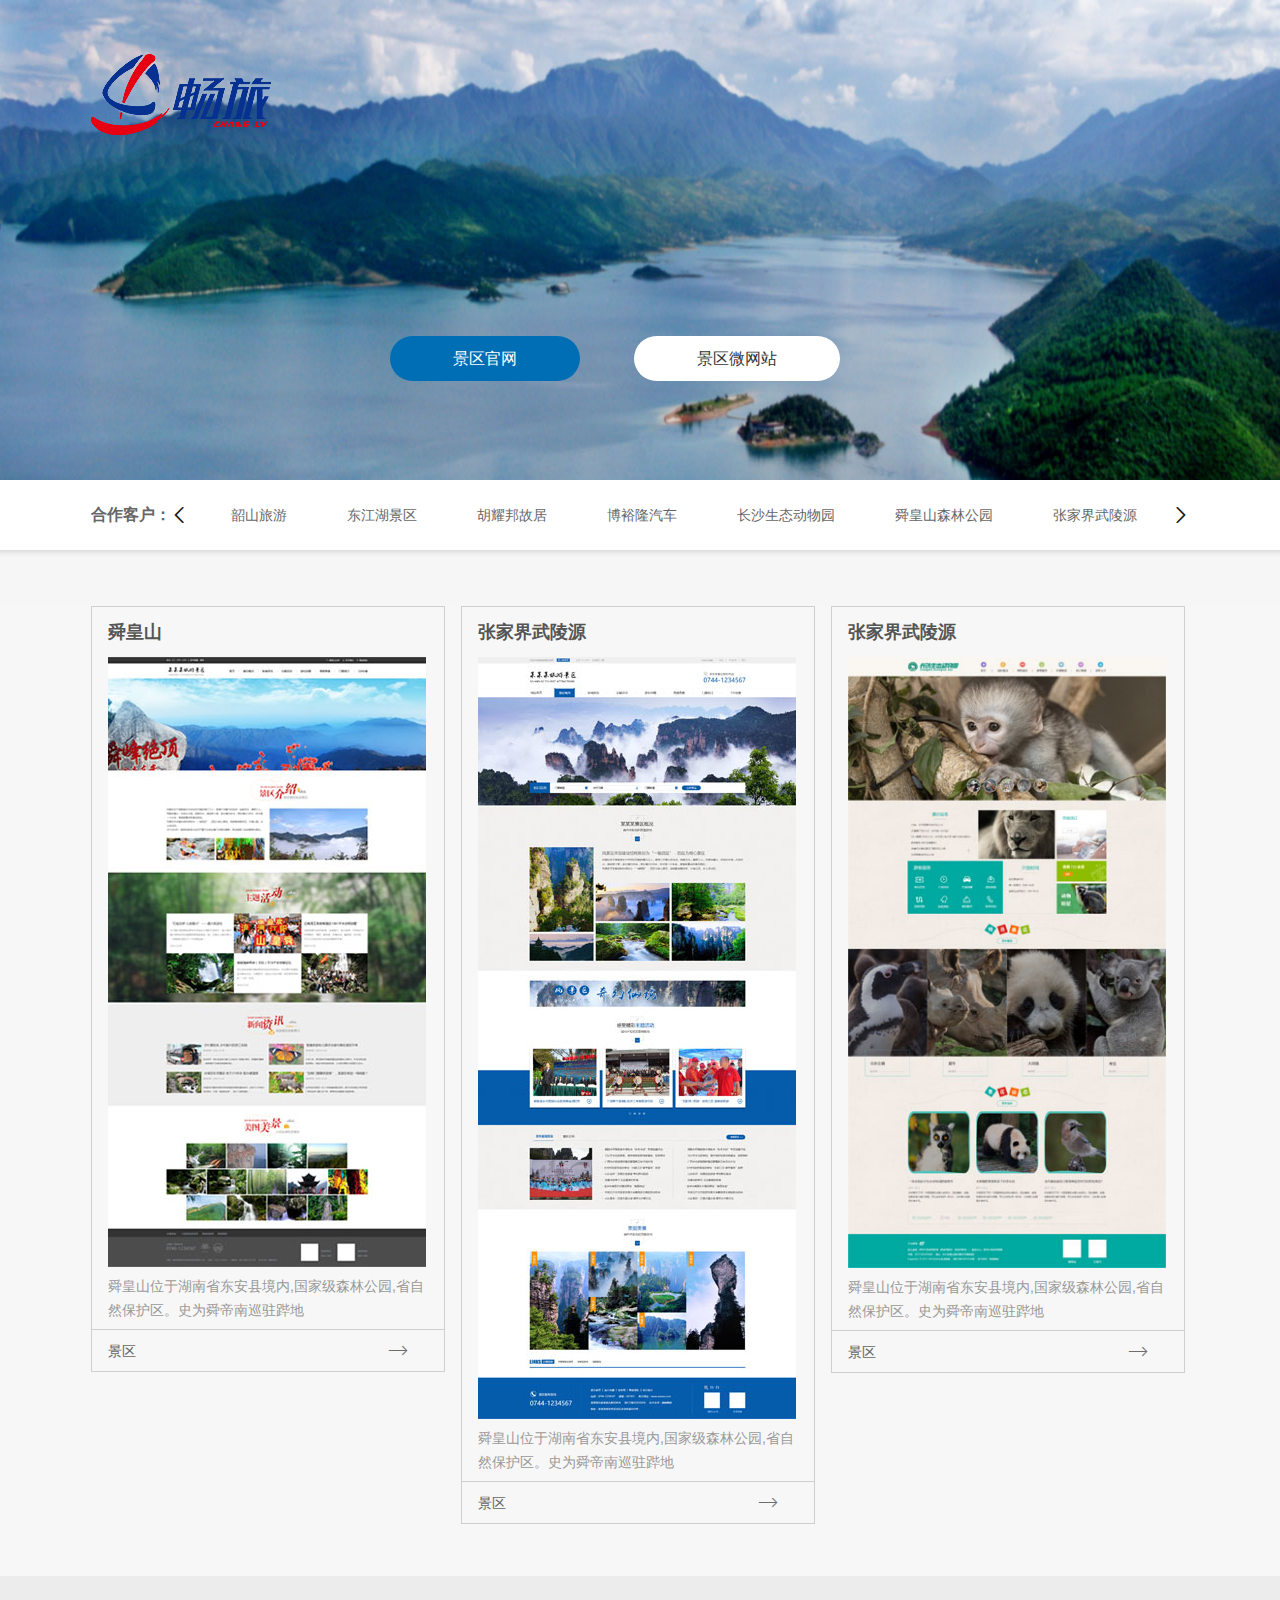
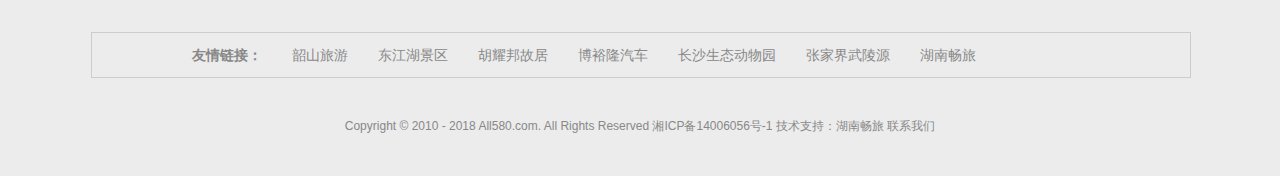
<file: v1.0.1/index.html>
<!DOCTYPE html>
<html lang="en">

<head>
    <meta charset="utf-8" />
    <title>景区官网</title>
    <link rel="stylesheet" href="css/index.css" />
    <script src="js/jquery-1.12.4.min.js"></script>
</head>

<body>
    <!--头部 -->
    <div class="header">
        <div class="header_box">
            <img src="img/logo.png" class="logo" />
            <p class="header_nav">
                <a href="index.html" class="btn_pc active">景区官网</a>
                <a href="m_index.html" class="btn_m">景区微网站</a>
            </p>
        </div>
    </div>
    <!-- end 头部-->

    <!-- 水平滚动导航 -->
    <div class="nav">
        <div class="nav_box">
            <p class="nav_tit">合作客户：</p>
            <ul class="nav_list scoll_begin">
                <li>韶山旅游</li>
                <li>东江湖景区</li>
                <li>胡耀邦故居</li>
                <li>博裕隆汽车</li>
                <li>长沙生态动物园</li>
                <li>舜皇山森林公园</li>
                <li>张家界武陵源</li>
            </ul>
            <a class="prev">
                <i class="iconfont">&#xe659;</i>
            </a>
            <a class="next">
                <i class="iconfont">&#xe659;</i>
            </a>                
        </div> 
    </div>
    <!-- end 水平滚动导航 -->
    
    <!--案例展示-->
    <div class="temp">
        <div class="temp_bg"></div>
        <div class="temp_box">
            <ul class="temp_list clear">
                <li>
                    <a href="temp01_index.html" target="_blank" class="temp_link">
                        <p class="temp_tit">舜皇山</p>
                        <img src="img/temp01.jpg" class="temp_pic" />
                        <p class="temp_intro">舜皇山位于湖南省东安县境内,国家级森林公园,省自然保护区。史为舜帝南巡驻跸地</p>
                        <p class="temp_tag clear">
                            <span>景区</span>
                            <i class="iconfont">&#xe727;</i>
                        </p>
                    </a>
                </li>
                <li>
                    <a href="#" class="temp_link">
                        <p class="temp_tit">张家界武陵源</p>
                        <img src="img/temp02.jpg" class="temp_pic" />
                        <p class="temp_intro">舜皇山位于湖南省东安县境内,国家级森林公园,省自然保护区。史为舜帝南巡驻跸地</p>
                        <p class="temp_tag clear">
                            <span>景区</span>
                            <i class="iconfont">&#xe727;</i>
                        </p>
                    </a>
                </li>
                <li>
                    <a href="#" class="temp_link">
                        <p class="temp_tit">张家界武陵源</p>
                        <img src="img/temp03.jpg" class="temp_pic" />
                        <p class="temp_intro">舜皇山位于湖南省东安县境内,国家级森林公园,省自然保护区。史为舜帝南巡驻跸地</p>
                        <p class="temp_tag clear">
                            <span>景区</span>
                            <i class="iconfont">&#xe727;</i>
                        </p>
                    </a>
                </li>
            </ul>
        </div>
    </div>
    <!--end 案例展示-->

    <!-- footer -->
    <div class="footer_box">
        <div class="footer">
            <ul class="ft_link">
                <li>友情链接：</li>
                <li>
                    <a href="#">
                        韶山旅游
                    </a>
                </li>
                <li>
                    <a href="#">
                        东江湖景区
                    </a>
                </li>
                <li>
                    <a href="#">
                        胡耀邦故居
                    </a>
                </li>
                <li>
                    <a href="#">
                        博裕隆汽车
                    </a>
                </li>
                <li>
                    <a href="#">
                        长沙生态动物园
                    </a>
                </li>
                <li>
                    <a href="#">
                        张家界武陵源
                    </a>
                </li>
                <li>
                    <a href="#">
                        湖南畅旅
                    </a>
                </li>
            </ul>
            <p class="cr">Copyright © 2010 - 2018 All580.com. All Rights Reserved     湘ICP备14006056号-1     技术支持：<a href="#">湖南畅旅</a>     <a href="http://www.all580.com/index.php?m=content&c=index&a=lists&catid=3020">联系我们</a></p>
        </div>
    </div>
    <!-- end footer -->
</body>
</html>
</file>
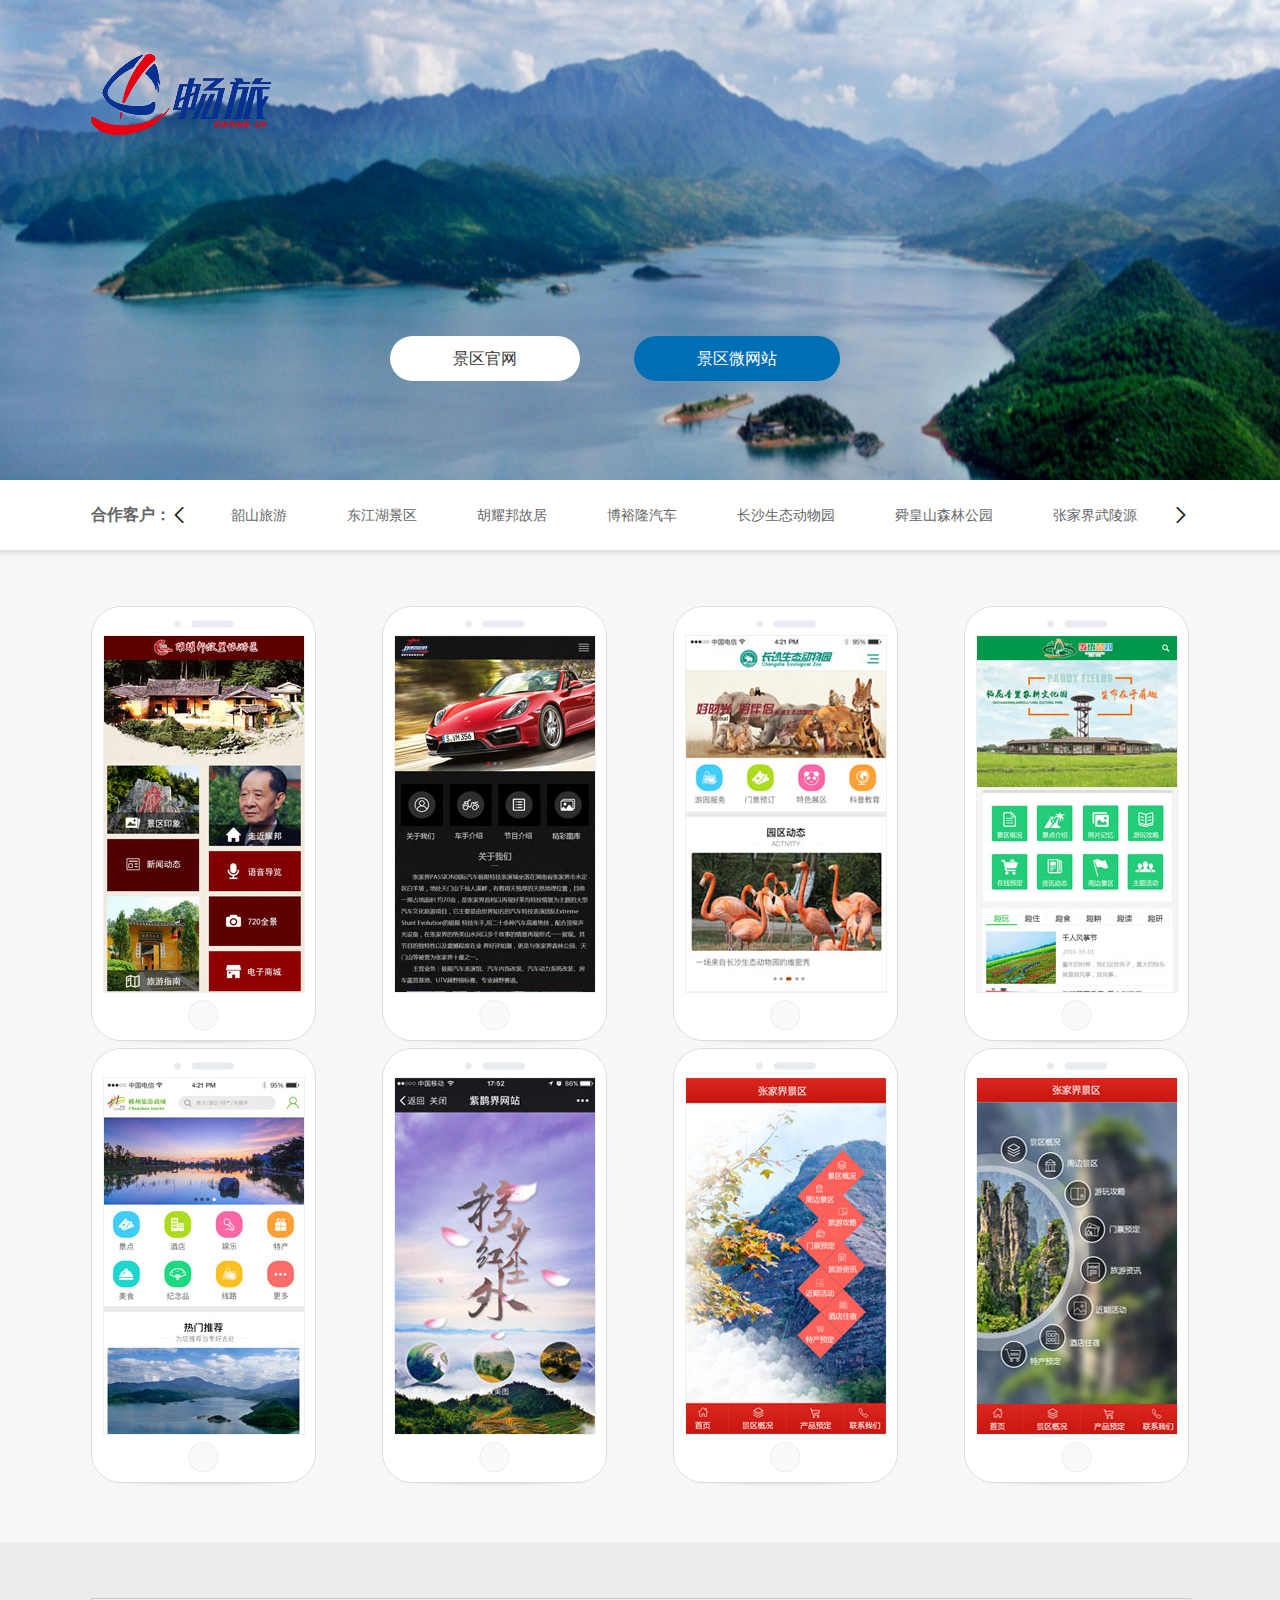
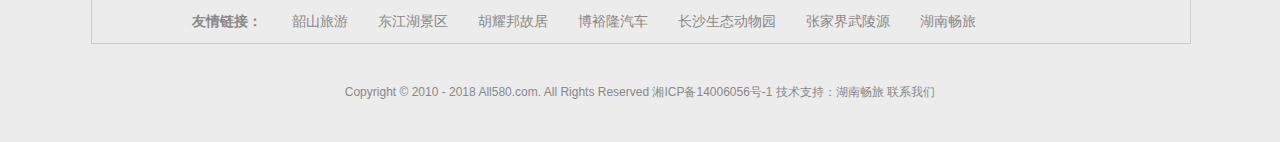
<file: v1.0.1/m_index.html>
<!DOCTYPE html>
<html lang="en">

<head>
    <meta charset="utf-8" />
    <title>景区微网站</title>
    <link rel="stylesheet" href="css/index.css" />
    <script src="js/jquery-1.12.4.min.js"></script>
</head>

<body>
    <!--头部 -->
    <div class="header">
        <div class="header_box">
            <img src="img/logo.png" class="logo" />
            <p class="header_nav">
                <a href="index.html" class="btn_pc">景区官网</a>
                <a href="m_index.html" class="btn_m active">景区微网站</a>
            </p>
        </div>
    </div>
    <!-- end 头部-->

    <!-- 水平滚动导航 -->
    <div class="nav">
        <div class="nav_box">
            <p class="nav_tit">合作客户：</p>
            <ul class="nav_list scoll_begin">
                <li>韶山旅游</li>
                <li>东江湖景区</li>
                <li>胡耀邦故居</li>
                <li>博裕隆汽车</li>
                <li>长沙生态动物园</li>
                <li>舜皇山森林公园</li>
                <li>张家界武陵源</li>
            </ul>
            <a class="prev">
                <i class="iconfont">&#xe659;</i>
            </a>
            <a class="next">
                <i class="iconfont">&#xe659;</i>
            </a>                
        </div> 
    </div>
    <!-- end 水平滚动导航 -->
    
    <!--案例展示-->
    <div class="m_temp">
        <div class="m_temp_bg"></div>
        <div class="m_temp_box">
            <ul class="m_temp_list clear">
                <li>
                    <div class="screen_box">
                        <img src="img/screen01.jpg" class="scr_pic" />
                        <div class="cover">
                            <p class="scan">扫一扫 手机访问</p>
                            <img class="code_pic" src="img/scr_cov01.jpg" />
                            <p class="src_tit">胡耀邦故居</p>
                            <p class="preview">
                                <a href="#" class="pre_link">预 览</a>
                            </p>
                        </div>
                    </div>
                </li>
                <li>
                    <div class="screen_box">
                        <img src="img/screen02.jpg" class="scr_pic" />
                        <div class="cover">
                            <p class="scan">扫一扫 手机访问</p>
                            <img class="code_pic" src="img/scr_cov01.jpg" />
                            <p class="src_tit">胡耀邦故居</p>
                            <p class="preview">
                                <a href="#" class="pre_link">预 览</a>
                            </p>
                        </div>
                    </div>
                </li>
                <li>
                    <div class="screen_box">
                        <img src="img/screen03.jpg" class="scr_pic" />
                        <div class="cover">
                            <p class="scan">扫一扫 手机访问</p>
                            <img class="code_pic" src="img/scr_cov01.jpg" />
                            <p class="src_tit">胡耀邦故居</p>
                            <p class="preview">
                                <a href="#" class="pre_link">预 览</a>
                            </p>
                        </div>
                    </div>
                </li>
                <li>
                    <div class="screen_box">
                        <img src="img/screen04.jpg" class="scr_pic" />
                        <div class="cover">
                            <p class="scan">扫一扫 手机访问</p>
                            <img class="code_pic" src="img/scr_cov01.jpg" />
                            <p class="src_tit">胡耀邦故居</p>
                            <p class="preview">
                                <a href="#" class="pre_link">预 览</a>
                            </p>
                        </div>
                    </div>
                </li>
                <li>
                    <div class="screen_box">
                        <img src="img/screen05.jpg" class="scr_pic" />
                        <div class="cover">
                            <p class="scan">扫一扫 手机访问</p>
                            <img class="code_pic" src="img/scr_cov01.jpg" />
                            <p class="src_tit">胡耀邦故居</p>
                            <p class="preview">
                                <a href="#" class="pre_link">预 览</a>
                            </p>
                        </div>
                    </div>
                </li>
                <li>
                    <div class="screen_box">
                        <img src="img/screen06.jpg" class="scr_pic" />
                        <div class="cover">
                            <p class="scan">扫一扫 手机访问</p>
                            <img class="code_pic" src="img/scr_cov01.jpg" />
                            <p class="src_tit">胡耀邦故居</p>
                            <p class="preview">
                                <a href="#" class="pre_link">预 览</a>
                            </p>
                        </div>
                    </div>
                </li>
                <li>
                    <div class="screen_box">
                        <img src="img/screen07.jpg" class="scr_pic" />
                        <div class="cover">
                            <p class="scan">扫一扫 手机访问</p>
                            <img class="code_pic" src="img/scr_cov01.jpg" />
                            <p class="src_tit">胡耀邦故居</p>
                            <p class="preview">
                                <a href="#" class="pre_link">预 览</a>
                            </p>
                        </div>
                    </div>
                </li>
                <li>
                    <div class="screen_box">
                        <img src="img/screen08.jpg" class="scr_pic" />
                        <div class="cover">
                            <p class="scan">扫一扫 手机访问</p>
                            <img class="code_pic" src="img/scr_cov01.jpg" />
                            <p class="src_tit">胡耀邦故居</p>
                            <p class="preview">
                                <a href="#" class="pre_link">预 览</a>
                            </p>
                        </div>
                    </div>
                </li>
            </ul>
            
        </div>
    </div>

    <!-- footer -->
    <div class="footer_box">
            <div class="footer">
                <ul class="ft_link">
                    <li>友情链接：</li>
                    <li>
                        <a href="#">
                            韶山旅游
                        </a>
                    </li>
                    <li>
                        <a href="#">
                            东江湖景区
                        </a>
                    </li>
                    <li>
                        <a href="#">
                            胡耀邦故居
                        </a>
                    </li>
                    <li>
                        <a href="#">
                            博裕隆汽车
                        </a>
                    </li>
                    <li>
                        <a href="#">
                            长沙生态动物园
                        </a>
                    </li>
                    <li>
                        <a href="#">
                            张家界武陵源
                        </a>
                    </li>
                    <li>
                        <a href="#">
                            湖南畅旅
                        </a>
                    </li>
                </ul>
                <p class="cr">Copyright © 2010 - 2018 All580.com. All Rights Reserved     湘ICP备14006056号-1     技术支持：<a href="#">湖南畅旅</a>     <a href="http://www.all580.com/index.php?m=content&c=index&a=lists&catid=3020">联系我们</a></p>
            </div>
        </div>
        <!-- end footer -->
</body>
</html>
</file>
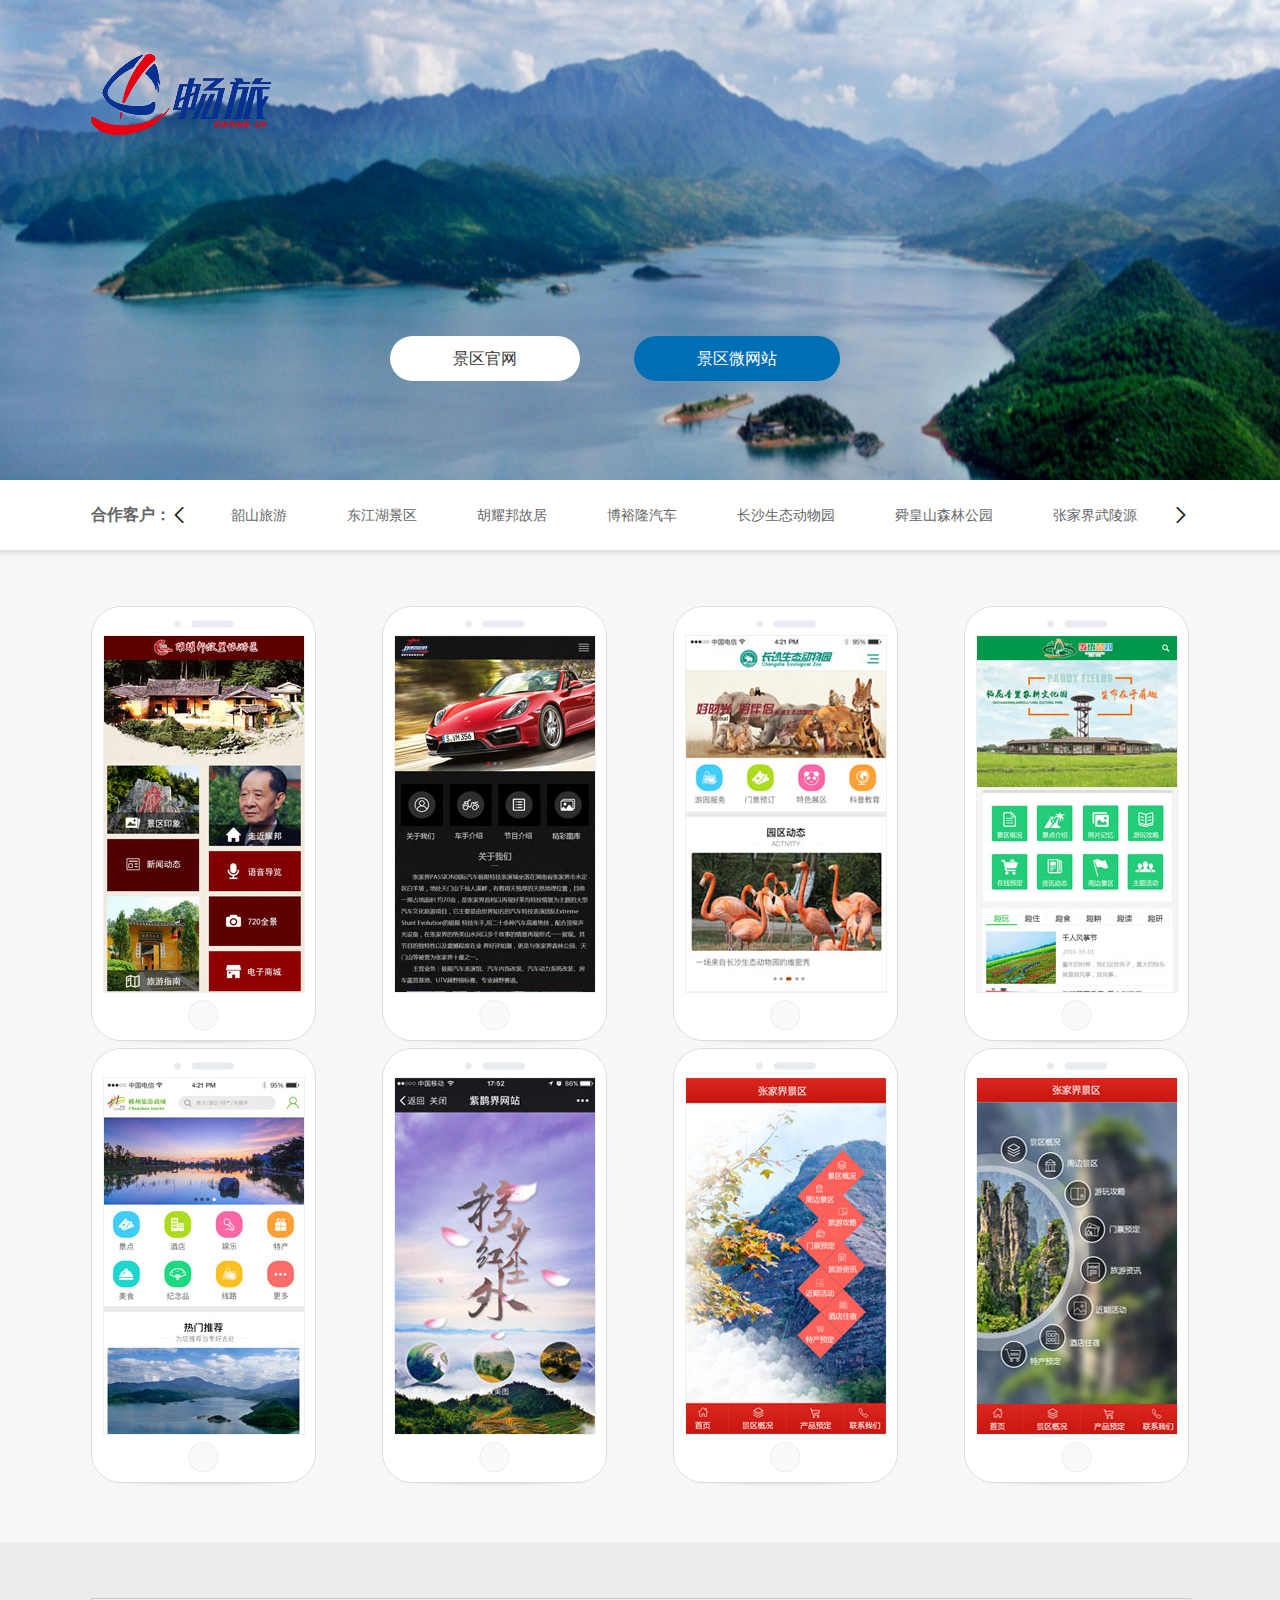
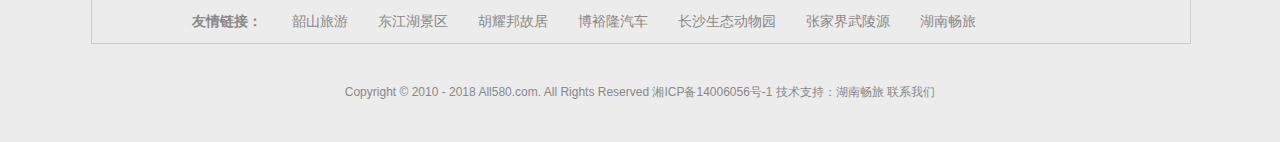
<file: v1.0.1/m_temp01_index.html>
<!DOCTYPE html>
<html lang="en">

<head>
    <meta charset="utf-8" />
    <title>景区微网站</title>
    <link rel="stylesheet" href="css/index.css" />
    <script src="js/jquery-1.12.4.min.js"></script>
</head>

<body>
    <!--头部 -->
    <div class="header">
        <div class="header_box">
            <img src="img/logo.png" class="logo" />
            <p class="header_nav">
                <a href="index.html" class="btn_pc">景区官网</a>
                <a href="m_index.html" class="btn_m active">景区微网站</a>
            </p>
        </div>
    </div>
    <!-- end 头部-->

    <!-- 导航 -->
    <div class="nav">
        <div class="nav_box">
            <p class="nav_tit">合作客户：</p>
            <ul class="nav_list scoll_begin">
                <li>韶山旅游</li>
                <li>东江湖景区</li>
                <li>胡耀邦故居</li>
                <li>博裕隆汽车</li>
                <li>长沙生态动物园</li>
                <li>舜皇山森林公园</li>
                <li>张家界武陵源</li>
            </ul>
            <a class="prev">
                <i class="iconfont">&#xe659;</i>
            </a>
            <a class="next">
                <i class="iconfont">&#xe659;</i>
            </a>                
        </div> 
    </div>
    <!-- end 导航 -->
    
    <!--案例展示-->
    <div class="m_temp">
        <div class="m_temp_bg"></div>
        <div class="m_temp_box">
            <ul class="m_temp_list clear">
                <li>
                    <div class="screen_box">
                        <img src="img/screen01.jpg" class="scr_pic" />
                        <div class="cover">
                            <p class="scan">扫一扫 手机访问</p>
                            <img class="code_pic" src="img/scr_cov01.jpg" />
                            <p class="src_tit">胡耀邦故居</p>
                            <p class="preview">
                                <a href="#" class="pre_link">预 览</a>
                            </p>
                        </div>
                    </div>
                </li>
                <li>
                    <div class="screen_box">
                        <img src="img/screen02.jpg" class="scr_pic" />
                        <div class="cover">
                            <p class="scan">扫一扫 手机访问</p>
                            <img class="code_pic" src="img/scr_cov01.jpg" />
                            <p class="src_tit">胡耀邦故居</p>
                            <p class="preview">
                                <a href="#" class="pre_link">预 览</a>
                            </p>
                        </div>
                    </div>
                </li>
                <li>
                    <div class="screen_box">
                        <img src="img/screen03.jpg" class="scr_pic" />
                        <div class="cover">
                            <p class="scan">扫一扫 手机访问</p>
                            <img class="code_pic" src="img/scr_cov01.jpg" />
                            <p class="src_tit">胡耀邦故居</p>
                            <p class="preview">
                                <a href="#" class="pre_link">预 览</a>
                            </p>
                        </div>
                    </div>
                </li>
                <li>
                    <div class="screen_box">
                        <img src="img/screen04.jpg" class="scr_pic" />
                        <div class="cover">
                            <p class="scan">扫一扫 手机访问</p>
                            <img class="code_pic" src="img/scr_cov01.jpg" />
                            <p class="src_tit">胡耀邦故居</p>
                            <p class="preview">
                                <a href="#" class="pre_link">预 览</a>
                            </p>
                        </div>
                    </div>
                </li>
                <li>
                    <div class="screen_box">
                        <img src="img/screen05.jpg" class="scr_pic" />
                        <div class="cover">
                            <p class="scan">扫一扫 手机访问</p>
                            <img class="code_pic" src="img/scr_cov01.jpg" />
                            <p class="src_tit">胡耀邦故居</p>
                            <p class="preview">
                                <a href="#" class="pre_link">预 览</a>
                            </p>
                        </div>
                    </div>
                </li>
                <li>
                    <div class="screen_box">
                        <img src="img/screen06.jpg" class="scr_pic" />
                        <div class="cover">
                            <p class="scan">扫一扫 手机访问</p>
                            <img class="code_pic" src="img/scr_cov01.jpg" />
                            <p class="src_tit">胡耀邦故居</p>
                            <p class="preview">
                                <a href="#" class="pre_link">预 览</a>
                            </p>
                        </div>
                    </div>
                </li>
                <li>
                    <div class="screen_box">
                        <img src="img/screen07.jpg" class="scr_pic" />
                        <div class="cover">
                            <p class="scan">扫一扫 手机访问</p>
                            <img class="code_pic" src="img/scr_cov01.jpg" />
                            <p class="src_tit">胡耀邦故居</p>
                            <p class="preview">
                                <a href="#" class="pre_link">预 览</a>
                            </p>
                        </div>
                    </div>
                </li>
                <li>
                    <div class="screen_box">
                        <img src="img/screen08.jpg" class="scr_pic" />
                        <div class="cover">
                            <p class="scan">扫一扫 手机访问</p>
                            <img class="code_pic" src="img/scr_cov01.jpg" />
                            <p class="src_tit">胡耀邦故居</p>
                            <p class="preview">
                                <a href="#" class="pre_link">预 览</a>
                            </p>
                        </div>
                    </div>
                </li>
            </ul>
            
        </div>
    </div>

    <!-- footer -->
    <div class="footer_box">
            <div class="footer">
                <ul class="ft_link">
                    <li>友情链接：</li>
                    <li>
                        <a href="#">
                            韶山旅游
                        </a>
                    </li>
                    <li>
                        <a href="#">
                            东江湖景区
                        </a>
                    </li>
                    <li>
                        <a href="#">
                            胡耀邦故居
                        </a>
                    </li>
                    <li>
                        <a href="#">
                            博裕隆汽车
                        </a>
                    </li>
                    <li>
                        <a href="#">
                            长沙生态动物园
                        </a>
                    </li>
                    <li>
                        <a href="#">
                            张家界武陵源
                        </a>
                    </li>
                    <li>
                        <a href="#">
                            湖南畅旅
                        </a>
                    </li>
                </ul>
                <p class="cr">Copyright © 2010 - 2018 All580.com. All Rights Reserved     湘ICP备14006056号-1     技术支持：<a href="#">湖南畅旅</a>     <a href="http://www.all580.com/index.php?m=content&c=index&a=lists&catid=3020">联系我们</a></p>
            </div>
        </div>
        <!-- end footer -->
</body>
</html>
</file>
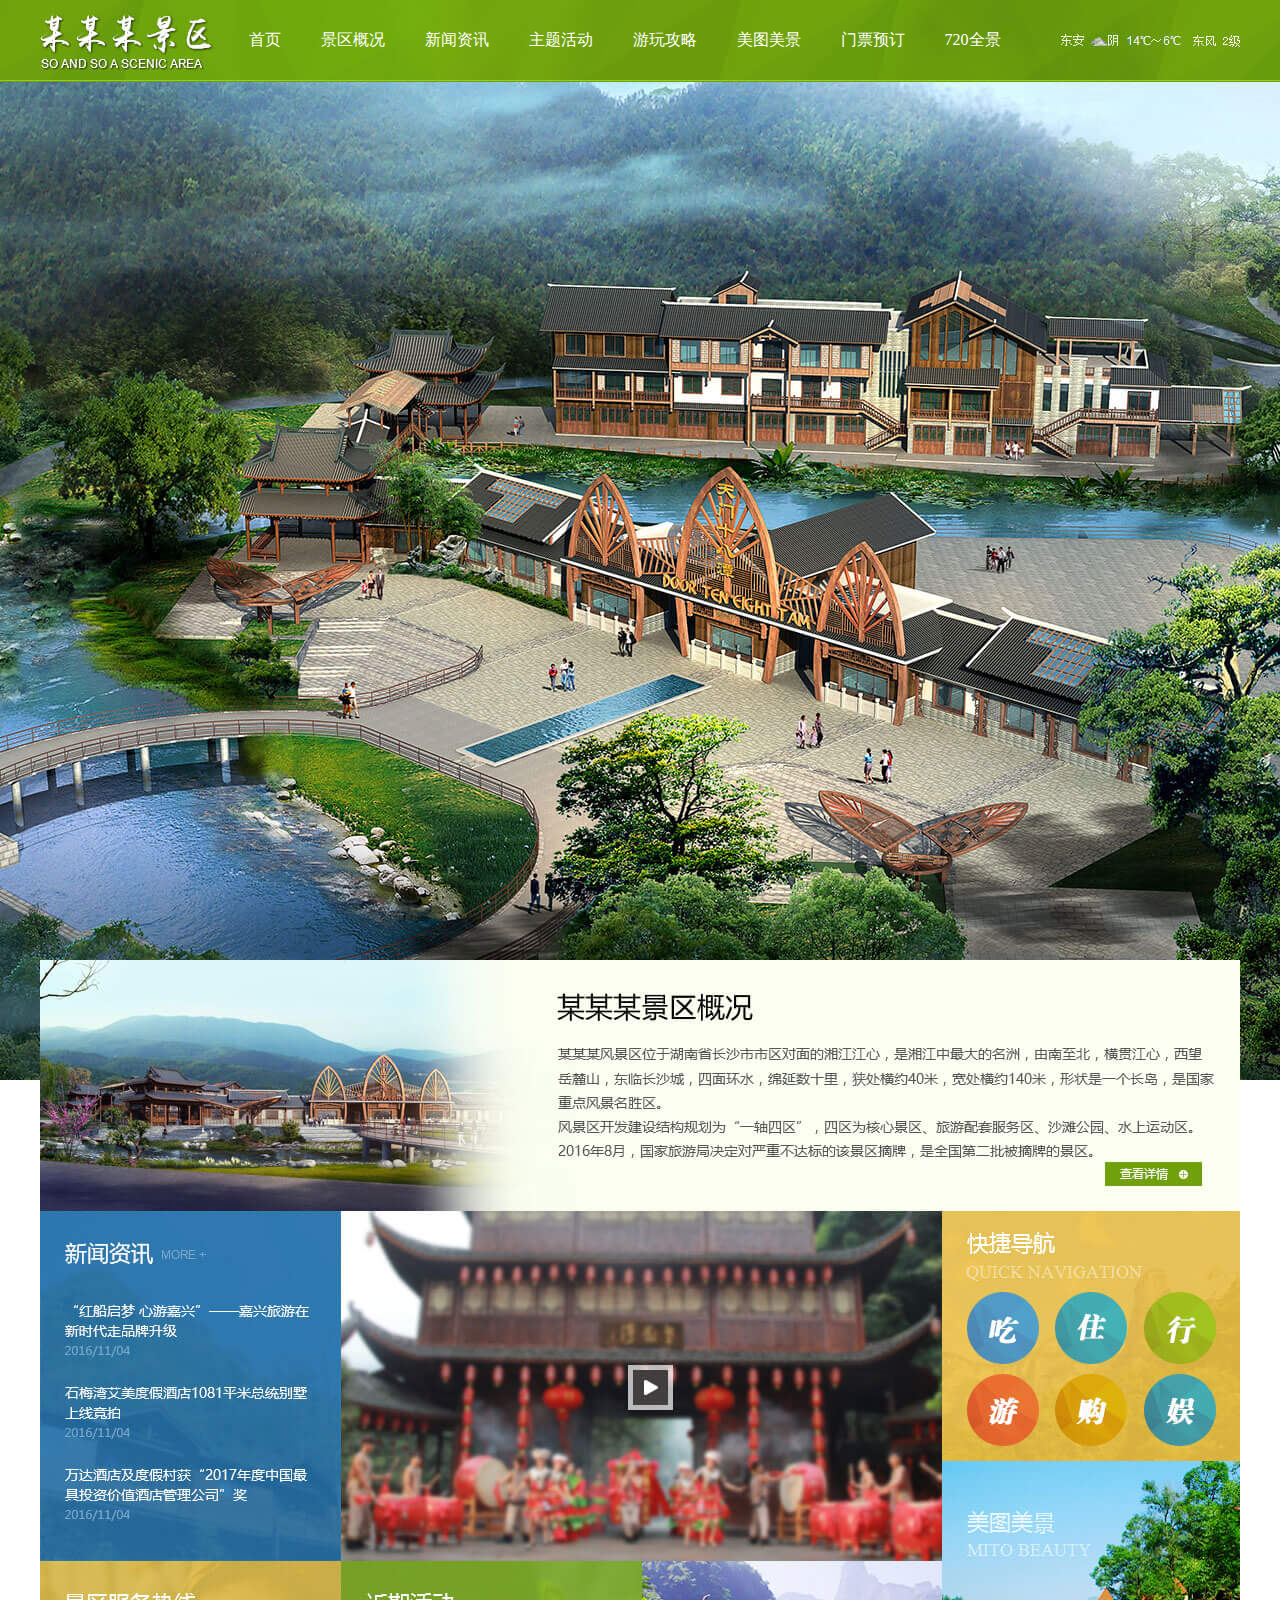
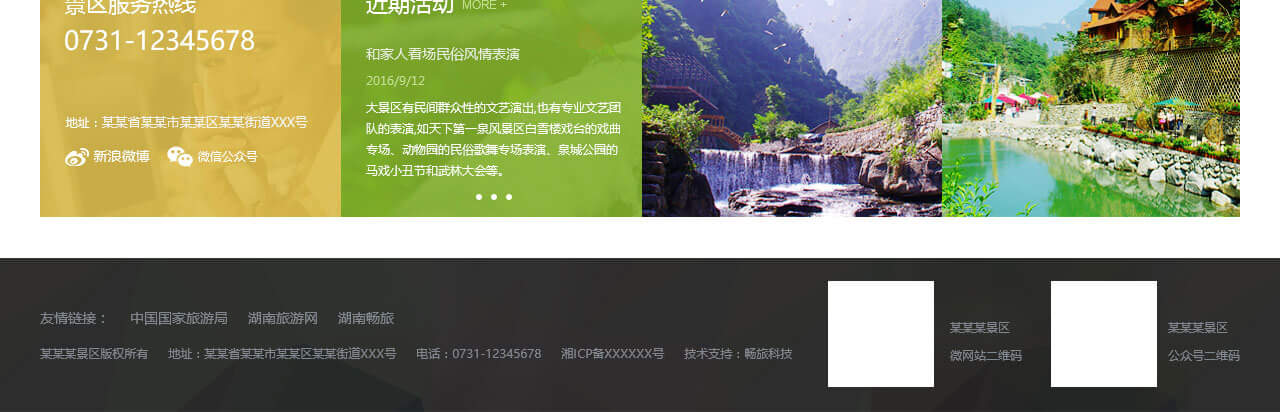
<file: v1.0.1/temp01_index.html>
<!DOCTYPE html>
<html lang="en">

<head>
    <meta charset="utf-8" />
    <title>首页</title>
    <style>
        img {
            border: none;
        }

        body {
            background: url(img/sy.jpg) no-repeat center top;
            background-repeat: no-repeat;
            margin-left: 0px;
            margin-top: 0px;
            margin-right: 0px;
            margin-bottom: 0px;
            background-position: center top;
            width: 100%;
            height: 2012px;
            position: relative;
        }

        ul {
            list-style-type: none;
            padding: 0;
            width: 823px;
            height: 82px;
            margin: 0 auto;
        }

        ul li {
            float: left;
            padding: 5px 20px;
            height: 69px;
            line-height: 69px;
            color: #fff;
        }

        ul li a {
            color: #fff;
            text-decoration: none;
        }
    </style>
</head>

<body>
    <ul>
        <li>
            <a href="temp01_index.html">首页</a>
        </li>
        <li>
            <a href="temp01_jqgk.html">景区概况</a>
        </li>
        <li>
            <a href="temp01_xwzx.html">新闻资讯</a>
        </li>
        <li>主题活动</li>
        <li>
            <a href="temp01_ywgl.html">游玩攻略</a>
        </li>
        <li>
            <a href="temp01_mtmj.html">美图美景</a>
        </li>
        <li>门票预订</li>
        <li>720全景</li>
    </ul>
</body>

</html>
</file>
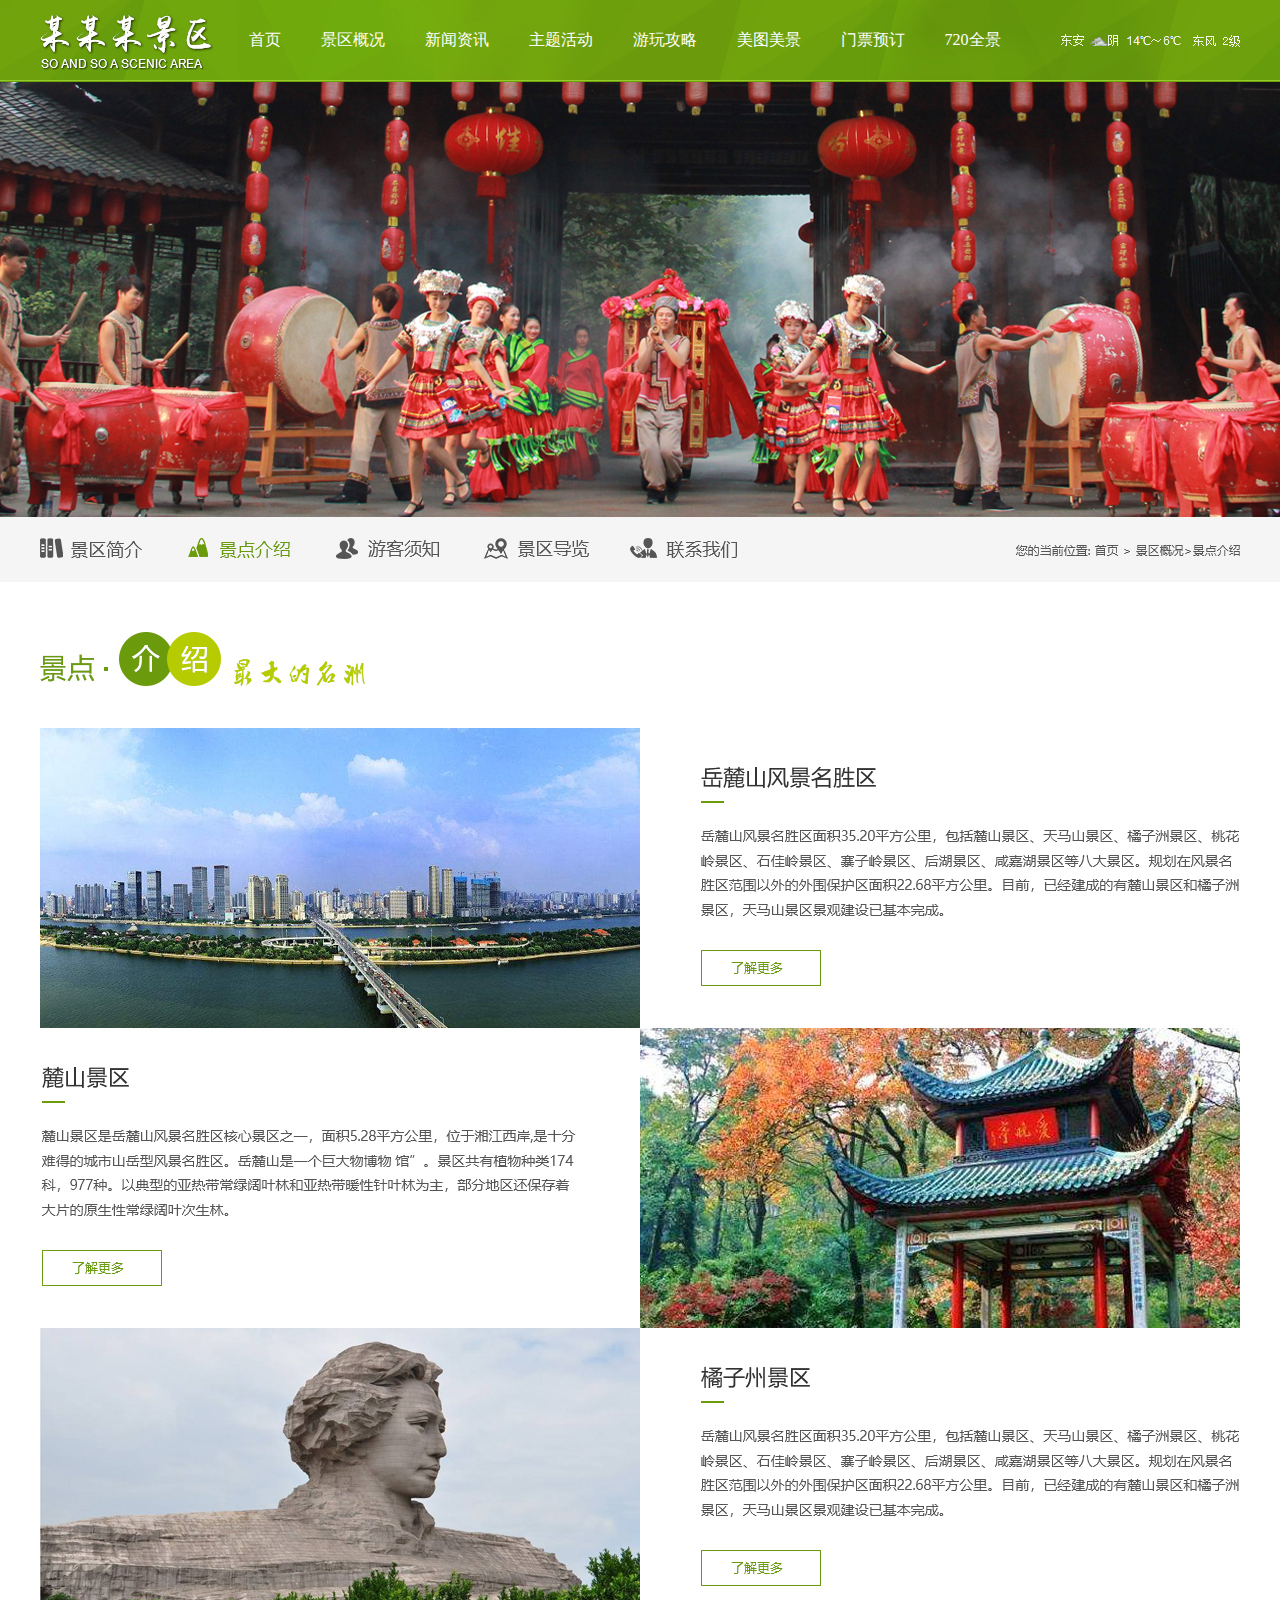
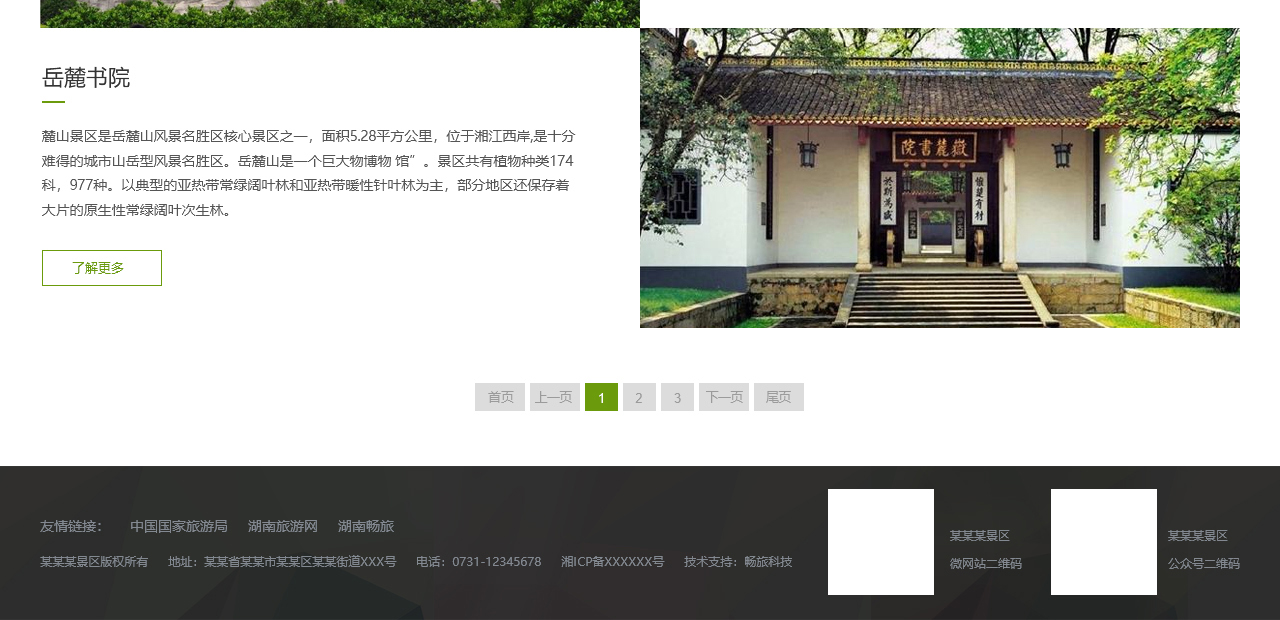
<file: v1.0.1/temp01_jqgk.html>
<!DOCTYPE html>
<html lang="en">

<head>
    <meta charset="utf-8" />
    <title>景区概况</title>
    <style>
        img {
            border: none;
        }

        body {
            background: url(img/jd01.jpg) no-repeat center top;
            background-repeat: no-repeat;
            margin-left: 0px;
            margin-top: 0px;
            margin-right: 0px;
            margin-bottom: 0px;
            background-position: center top;
            width: 100%;
            height: 2220px;
            position: relative;
        }

        ul {
            list-style-type: none;
            padding: 0;
            width: 823px;
            height: 82px;
            margin: 0 auto;
        }

        ul li {
            float: left;
            padding: 5px 20px;
            height: 69px;
            line-height: 69px;
            color: #fff;
        }

        ul li a {
            color: #fff;
            text-decoration: none;
        }
    </style>
</head>

<body>
    <ul>
        <li>
            <a href="temp01_index.html">首页</a>
        </li>
        <li>
            <a href="temp01_jqgk.html">景区概况</a>
        </li>
        <li>
            <a href="temp01_xwzx.html">新闻资讯</a>
        </li>
        <li>主题活动</li>
        <li>
            <a href="temp01_ywgl.html">游玩攻略</a>
        </li>
        <li>
            <a href="temp01_mtmj.html">美图美景</a>
        </li>
        <li>门票预订</li>
        <li>720全景</li>
    </ul>
</body>

</html>
</file>
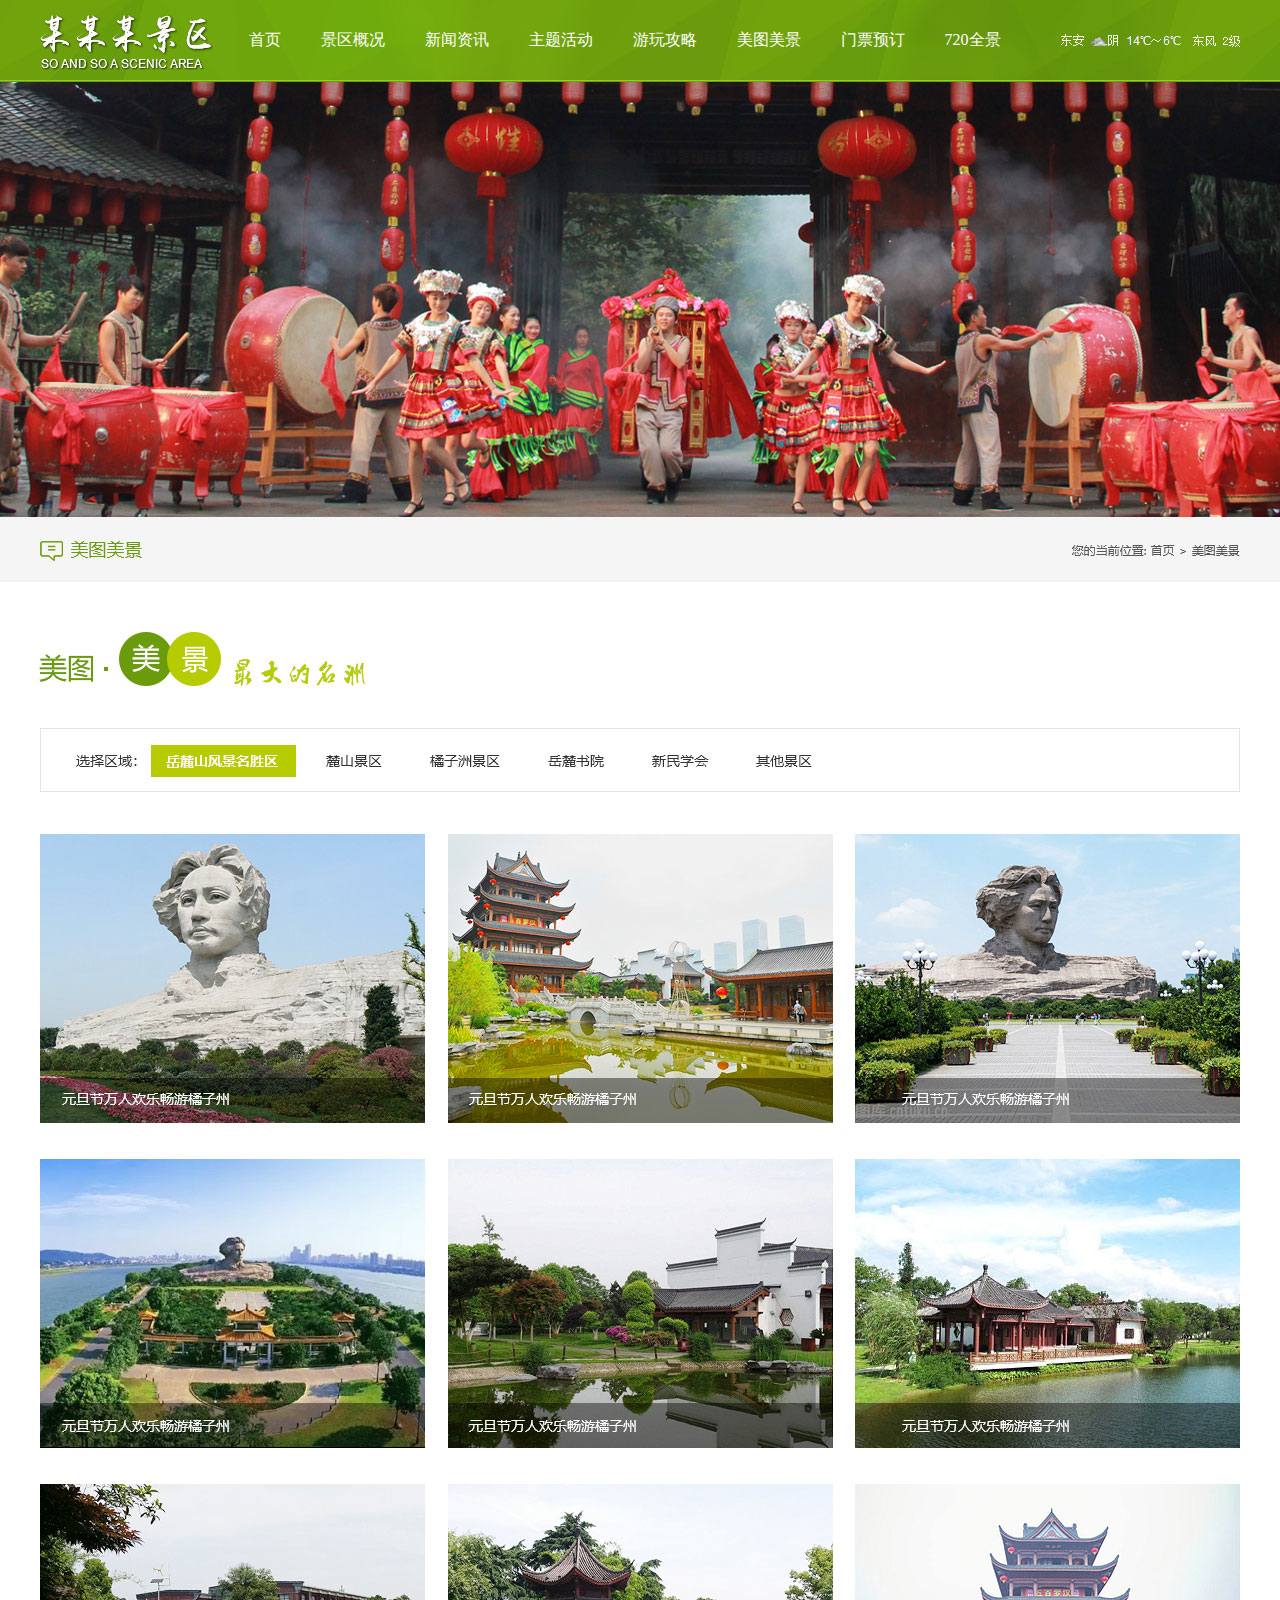
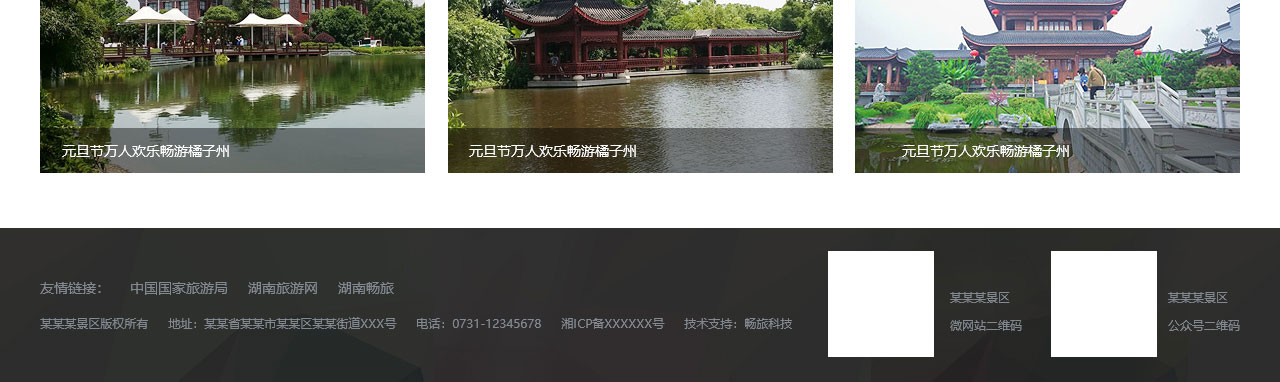
<file: v1.0.1/temp01_mtmj.html>
<!DOCTYPE html>
<html lang="en">

<head>
    <meta charset="utf-8" />
    <title>美图美景</title>
    <style>
        img {
            border: none;
        }

        body {
            background: url(img/mt01.jpg) no-repeat center top;
            background-repeat: no-repeat;
            margin-left: 0px;
            margin-top: 0px;
            margin-right: 0px;
            margin-bottom: 0px;
            background-position: center top;
            width: 100%;
            height: 1982px;
            position: relative;
        }

        ul {
            list-style-type: none;
            padding: 0;
            width: 823px;
            height: 82px;
            margin: 0 auto;
        }

        ul li {
            float: left;
            padding: 5px 20px;
            height: 69px;
            line-height: 69px;
            color: #fff;
        }

        ul li a {
            color: #fff;
            text-decoration: none;
        }
    </style>
</head>

<body>
    <ul>
        <li>
            <a href="temp01_index.html">首页</a>
        </li>
        <li>
            <a href="temp01_jqgk.html">景区概况</a>
        </li>
        <li>
            <a href="temp01_xwzx.html">新闻资讯</a>
        </li>
        <li>主题活动</li>
        <li>
            <a href="temp01_ywgl.html">游玩攻略</a>
        </li>
        <li>
            <a href="temp01_mtmj.html">美图美景</a>
        </li>
        <li>门票预订</li>
        <li>720全景</li>
    </ul>
</body>

</html>
</file>
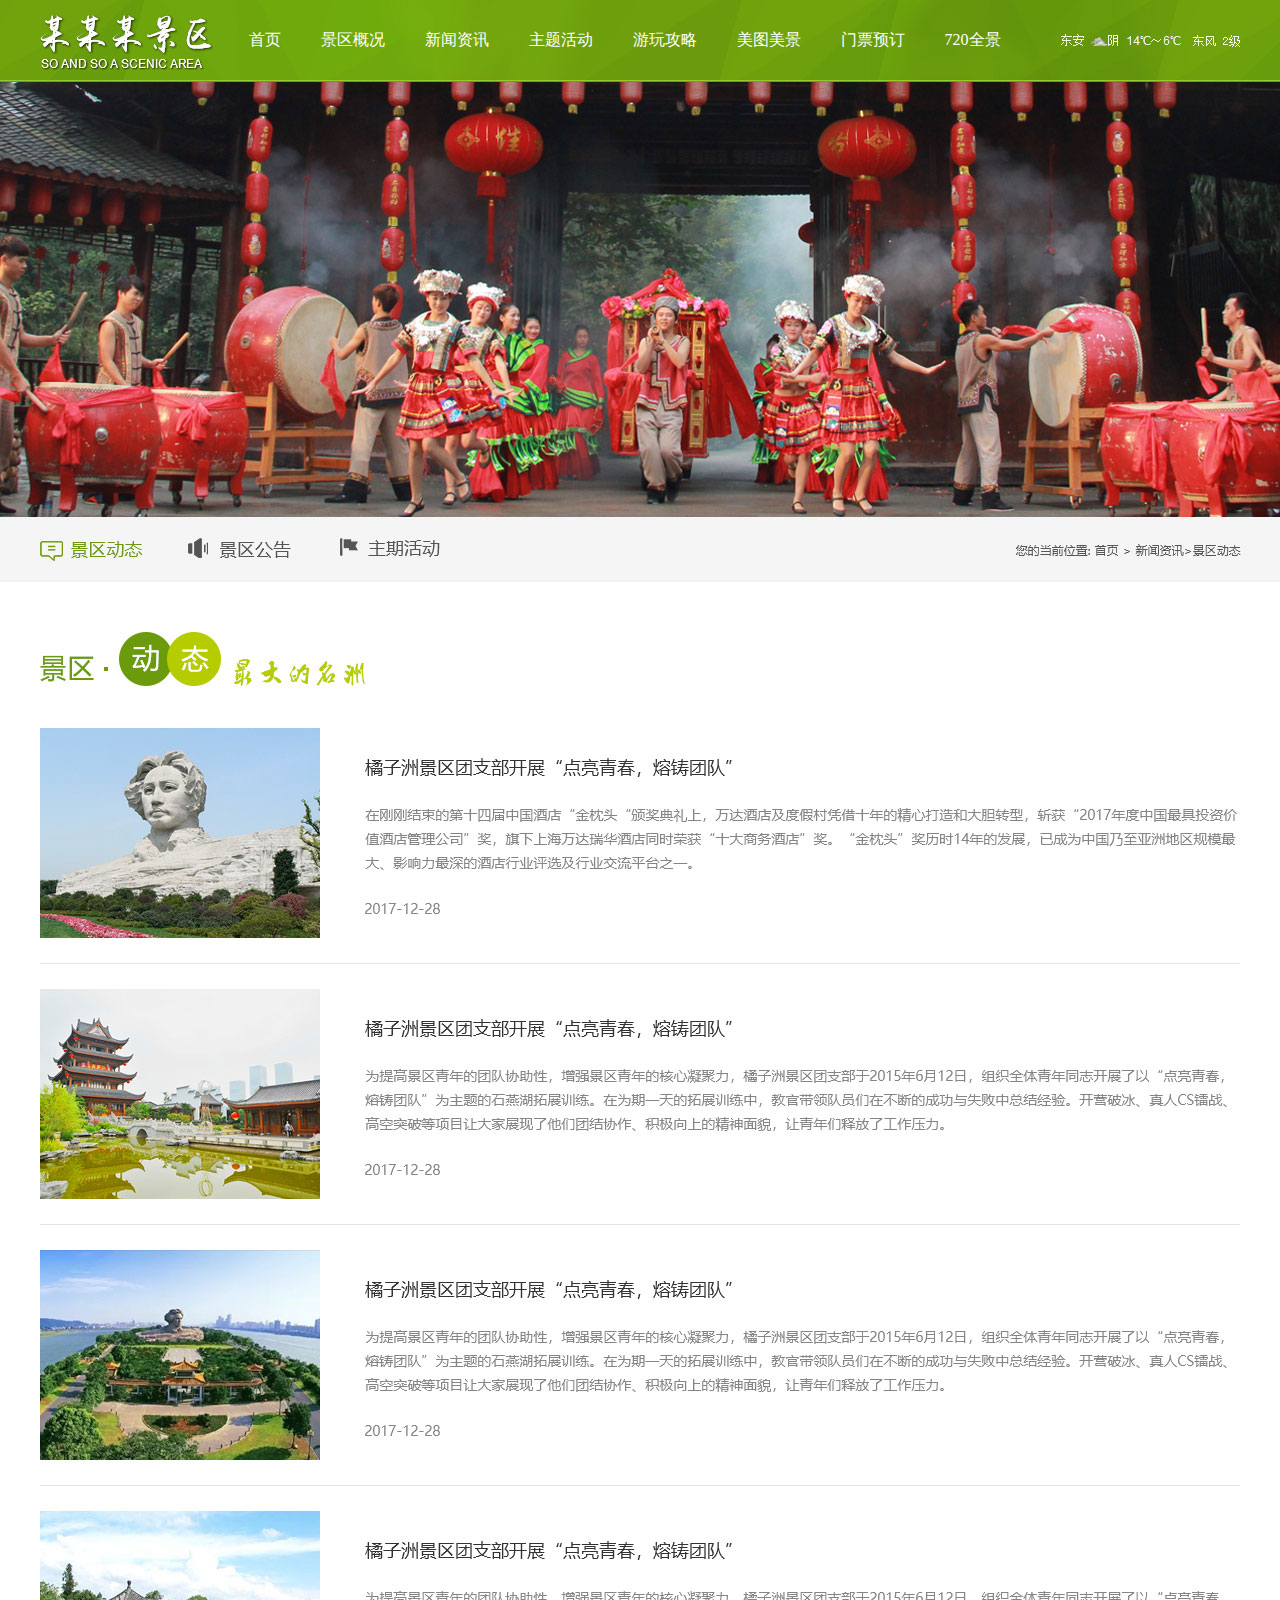
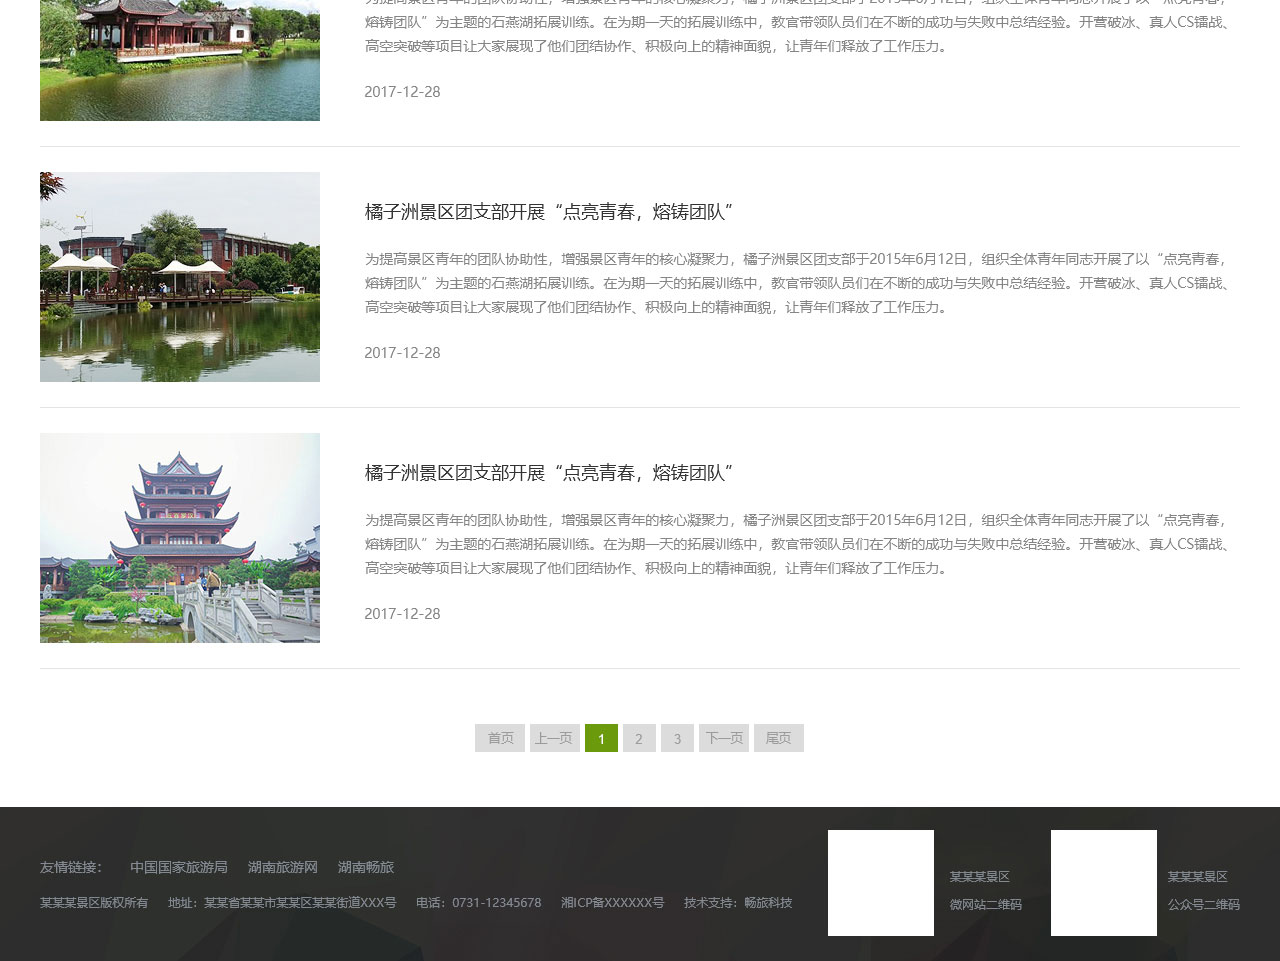
<file: v1.0.1/temp01_xwzx.html>
<!DOCTYPE html>
<html lang="en">

<head>
    <meta charset="utf-8" />
    <title>新闻资讯</title>
    <style>
        img {
            border: none;
        }

        body {
            background: url(img/news01.jpg) no-repeat center top;
            background-repeat: no-repeat;
            margin-left: 0px;
            margin-top: 0px;
            margin-right: 0px;
            margin-bottom: 0px;
            background-position: center top;
            width: 100%;
            height: 2561px;
            position: relative;
        }

        ul {
            list-style-type: none;
            padding: 0;
            width: 823px;
            height: 82px;
            margin: 0 auto;
        }

        ul li {
            float: left;
            padding: 5px 20px;
            height: 69px;
            line-height: 69px;
            color: #fff;
        }

        ul li a {
            color: #fff;
            text-decoration: none;
        }
    </style>
</head>

<body>
    <ul>
        <li>
            <a href="temp01_index.html">首页</a>
        </li>
        <li>
            <a href="temp01_jqgk.html">景区概况</a>
        </li>
        <li>
            <a href="temp01_xwzx.html">新闻资讯</a>
        </li>
        <li>主题活动</li>
        <li>
            <a href="temp01_ywgl.html">游玩攻略</a>
        </li>
        <li>
            <a href="temp01_mtmj.html">美图美景</a>
        </li>
        <li>门票预订</li>
        <li>720全景</li>
    </ul>
</body>

</html>
</file>
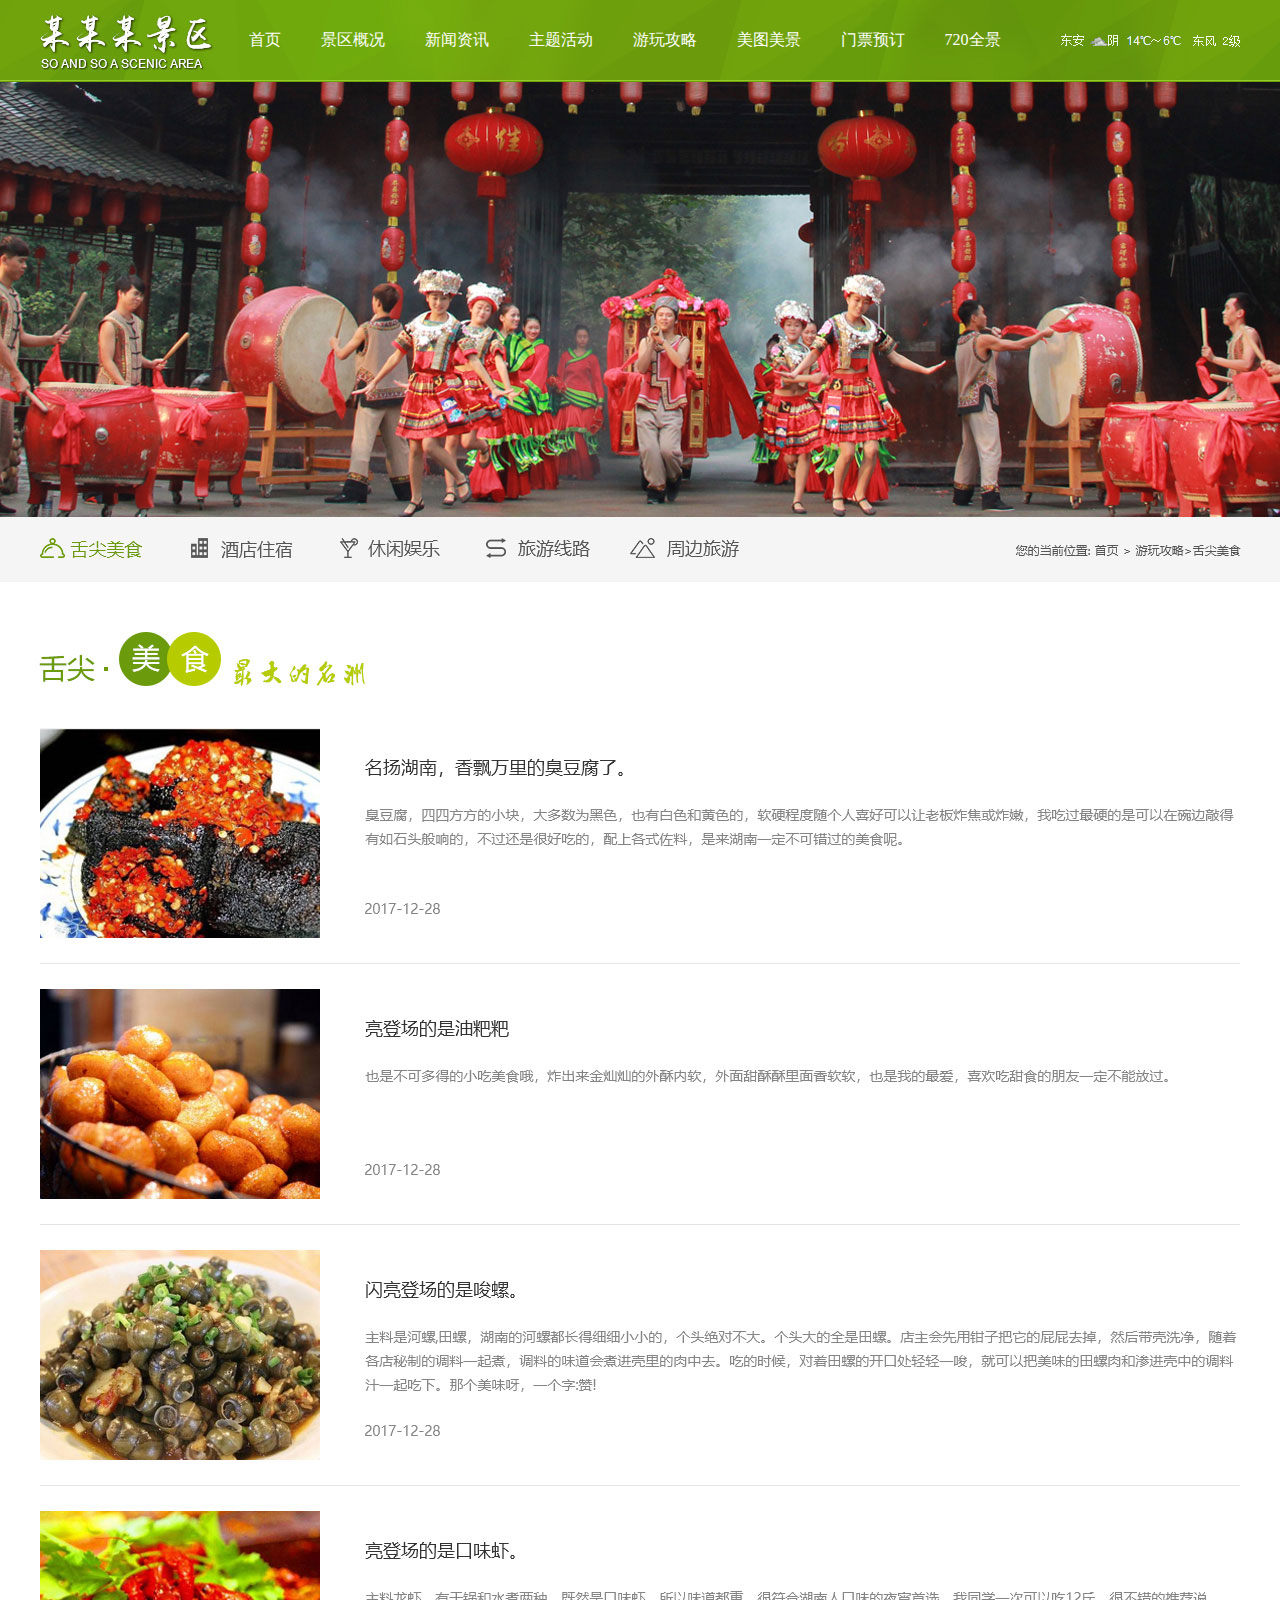
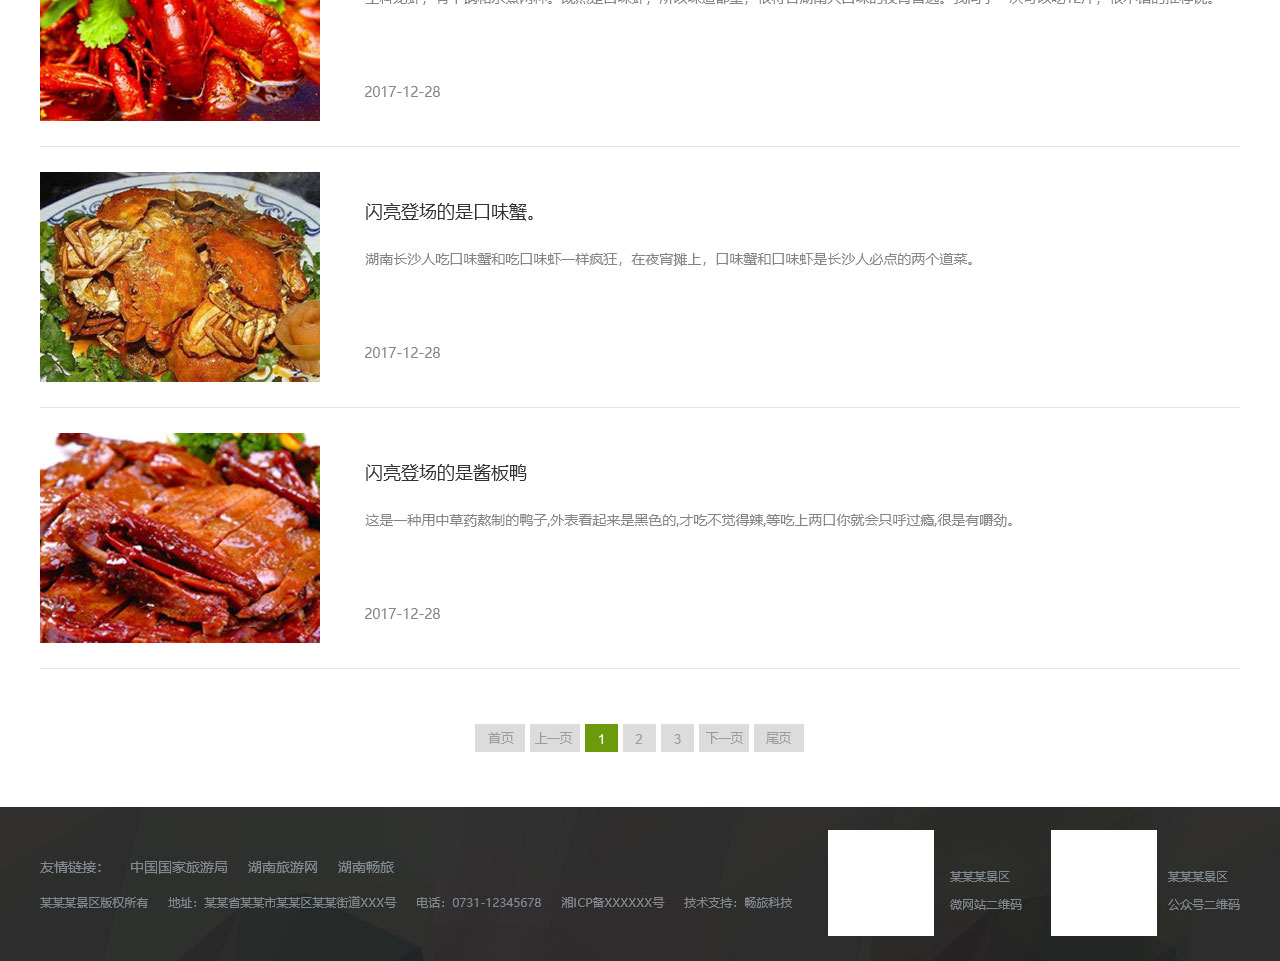
<file: v1.0.1/temp01_ywgl.html>
<!DOCTYPE html>
<html lang="en">

<head>
    <meta charset="utf-8" />
    <title>游玩攻略</title>
    <style>
        img {
            border: none;
        }

        body {
            background: url(img/gl01.jpg) no-repeat center top;
            background-repeat: no-repeat;
            margin-left: 0px;
            margin-top: 0px;
            margin-right: 0px;
            margin-bottom: 0px;
            background-position: center top;
            width: 100%;
            height: 2561px;
            position: relative;
        }

        ul {
            list-style-type: none;
            padding: 0;
            width: 823px;
            height: 82px;
            margin: 0 auto;
        }

        ul li {
            float: left;
            padding: 5px 20px;
            height: 69px;
            line-height: 69px;
            color: #fff;
        }

        ul li a {
            color: #fff;
            text-decoration: none;
        }
    </style>
</head>

<body>
    <ul>
        <li>
            <a href="temp01_index.html">首页</a>
        </li>
        <li>
            <a href="temp01_jqgk.html">景区概况</a>
        </li>
        <li>
            <a href="temp01_xwzx.html">新闻资讯</a>
        </li>
        <li>主题活动</li>
        <li>
            <a href="temp01_ywgl.html">游玩攻略</a>
        </li>
        <li>
            <a href="temp01_mtmj.html">美图美景</a>
        </li>
        <li>门票预订</li>
        <li>720全景</li>
    </ul>
</body>

</html>
</file>
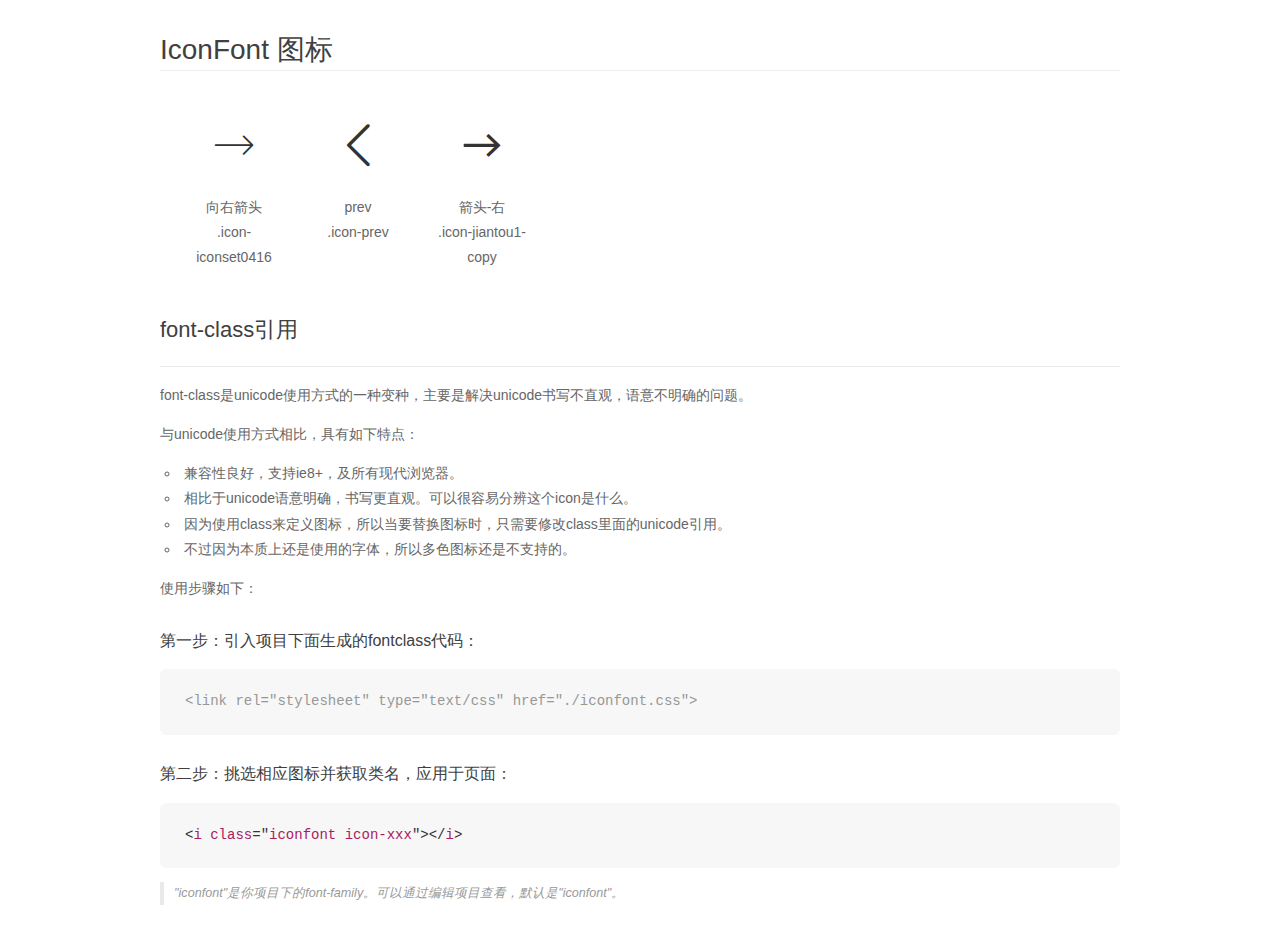
<file: v1.0.1/font/demo_fontclass.html>
<!DOCTYPE html>
<html>
<head>
    <meta charset="utf-8"/>
    <title>IconFont</title>
    <link rel="stylesheet" href="demo.css">
    <link rel="stylesheet" href="iconfont.css">
</head>
<body>
    <div class="main markdown">
        <h1>IconFont 图标</h1>
        <ul class="icon_lists clear">
            
                <li>
                <i class="icon iconfont icon-iconset0416"></i>
                    <div class="name">向右箭头</div>
                    <div class="fontclass">.icon-iconset0416</div>
                </li>
            
                <li>
                <i class="icon iconfont icon-prev"></i>
                    <div class="name">prev</div>
                    <div class="fontclass">.icon-prev</div>
                </li>
            
                <li>
                <i class="icon iconfont icon-jiantou1-copy"></i>
                    <div class="name">箭头-右</div>
                    <div class="fontclass">.icon-jiantou1-copy</div>
                </li>
            
        </ul>

        <h2 id="font-class-">font-class引用</h2>
        <hr>

        <p>font-class是unicode使用方式的一种变种，主要是解决unicode书写不直观，语意不明确的问题。</p>
        <p>与unicode使用方式相比，具有如下特点：</p>
        <ul>
        <li>兼容性良好，支持ie8+，及所有现代浏览器。</li>
        <li>相比于unicode语意明确，书写更直观。可以很容易分辨这个icon是什么。</li>
        <li>因为使用class来定义图标，所以当要替换图标时，只需要修改class里面的unicode引用。</li>
        <li>不过因为本质上还是使用的字体，所以多色图标还是不支持的。</li>
        </ul>
        <p>使用步骤如下：</p>
        <h3 id="-fontclass-">第一步：引入项目下面生成的fontclass代码：</h3>


        <pre><code class="lang-js hljs javascript"><span class="hljs-comment">&lt;link rel="stylesheet" type="text/css" href="./iconfont.css"&gt;</span></code></pre>
        <h3 id="-">第二步：挑选相应图标并获取类名，应用于页面：</h3>
        <pre><code class="lang-css hljs">&lt;<span class="hljs-selector-tag">i</span> <span class="hljs-selector-tag">class</span>="<span class="hljs-selector-tag">iconfont</span> <span class="hljs-selector-tag">icon-xxx</span>"&gt;&lt;/<span class="hljs-selector-tag">i</span>&gt;</code></pre>
        <blockquote>
        <p>"iconfont"是你项目下的font-family。可以通过编辑项目查看，默认是"iconfont"。</p>
        </blockquote>
    </div>
</body>
</html>
</file>
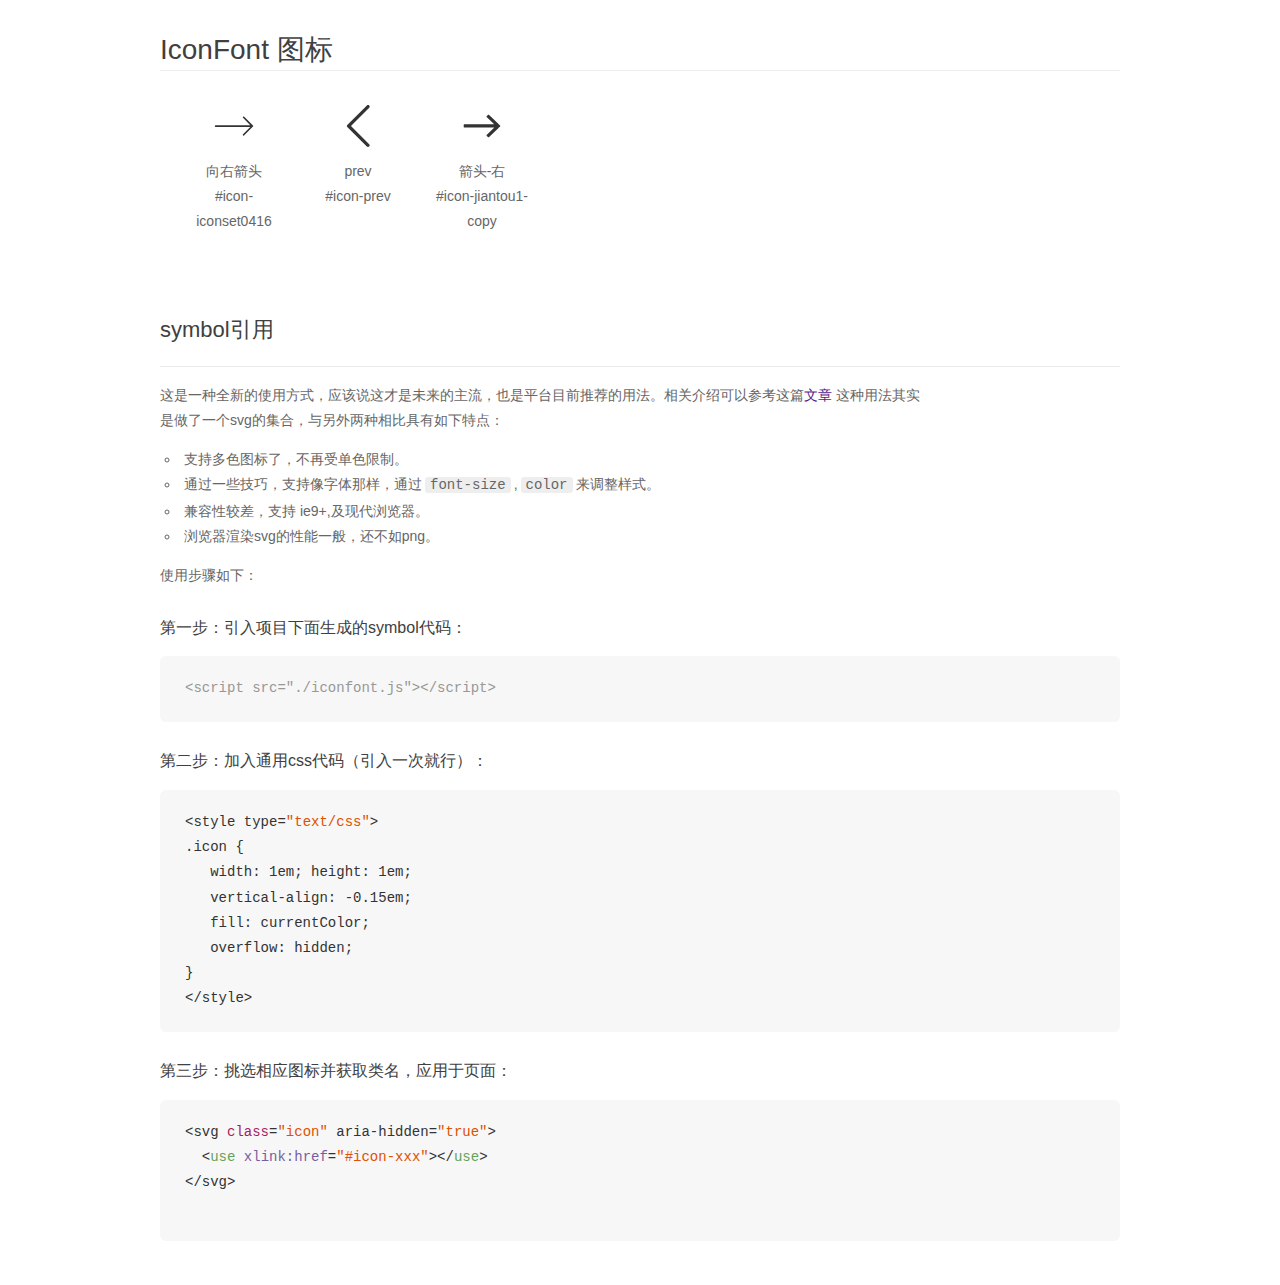
<file: v1.0.1/font/demo_symbol.html>
<!DOCTYPE html>
<html>
<head>
    <meta charset="utf-8"/>
    <title>IconFont</title>
    <link rel="stylesheet" href="demo.css">
    <script src="iconfont.js"></script>

    <style type="text/css">
        .icon {
          /* 通过设置 font-size 来改变图标大小 */
          width: 1em; height: 1em;
          /* 图标和文字相邻时，垂直对齐 */
          vertical-align: -0.15em;
          /* 通过设置 color 来改变 SVG 的颜色/fill */
          fill: currentColor;
          /* path 和 stroke 溢出 viewBox 部分在 IE 下会显示
             normalize.css 中也包含这行 */
          overflow: hidden;
        }

    </style>
</head>
<body>
    <div class="main markdown">
        <h1>IconFont 图标</h1>
        <ul class="icon_lists clear">
            
                <li>
                    <svg class="icon" aria-hidden="true">
                        <use xlink:href="#icon-iconset0416"></use>
                    </svg>
                    <div class="name">向右箭头</div>
                    <div class="fontclass">#icon-iconset0416</div>
                </li>
            
                <li>
                    <svg class="icon" aria-hidden="true">
                        <use xlink:href="#icon-prev"></use>
                    </svg>
                    <div class="name">prev</div>
                    <div class="fontclass">#icon-prev</div>
                </li>
            
                <li>
                    <svg class="icon" aria-hidden="true">
                        <use xlink:href="#icon-jiantou1-copy"></use>
                    </svg>
                    <div class="name">箭头-右</div>
                    <div class="fontclass">#icon-jiantou1-copy</div>
                </li>
            
        </ul>


        <h2 id="symbol-">symbol引用</h2>
        <hr>

        <p>这是一种全新的使用方式，应该说这才是未来的主流，也是平台目前推荐的用法。相关介绍可以参考这篇<a href="">文章</a>
        这种用法其实是做了一个svg的集合，与另外两种相比具有如下特点：</p>
        <ul>
          <li>支持多色图标了，不再受单色限制。</li>
          <li>通过一些技巧，支持像字体那样，通过<code>font-size</code>,<code>color</code>来调整样式。</li>
          <li>兼容性较差，支持 ie9+,及现代浏览器。</li>
          <li>浏览器渲染svg的性能一般，还不如png。</li>
        </ul>
        <p>使用步骤如下：</p>
        <h3 id="-symbol-">第一步：引入项目下面生成的symbol代码：</h3>
        <pre><code class="lang-js hljs javascript"><span class="hljs-comment">&lt;script src="./iconfont.js"&gt;&lt;/script&gt;</span></code></pre>
        <h3 id="-css-">第二步：加入通用css代码（引入一次就行）：</h3>
        <pre><code class="lang-js hljs javascript">&lt;style type=<span class="hljs-string">"text/css"</span>&gt;
.icon {
   width: <span class="hljs-number">1</span>em; height: <span class="hljs-number">1</span>em;
   vertical-align: <span class="hljs-number">-0.15</span>em;
   fill: currentColor;
   overflow: hidden;
}
&lt;<span class="hljs-regexp">/style&gt;</span></code></pre>
        <h3 id="-">第三步：挑选相应图标并获取类名，应用于页面：</h3>
        <pre><code class="lang-js hljs javascript">&lt;svg <span class="hljs-class"><span class="hljs-keyword">class</span></span>=<span class="hljs-string">"icon"</span> aria-hidden=<span class="hljs-string">"true"</span>&gt;<span class="xml"><span class="hljs-tag">
  &lt;<span class="hljs-name">use</span> <span class="hljs-attr">xlink:href</span>=<span class="hljs-string">"#icon-xxx"</span>&gt;</span><span class="hljs-tag">&lt;/<span class="hljs-name">use</span>&gt;</span>
</span>&lt;<span class="hljs-regexp">/svg&gt;
        </span></code></pre>
    </div>
</body>
</html>
</file>
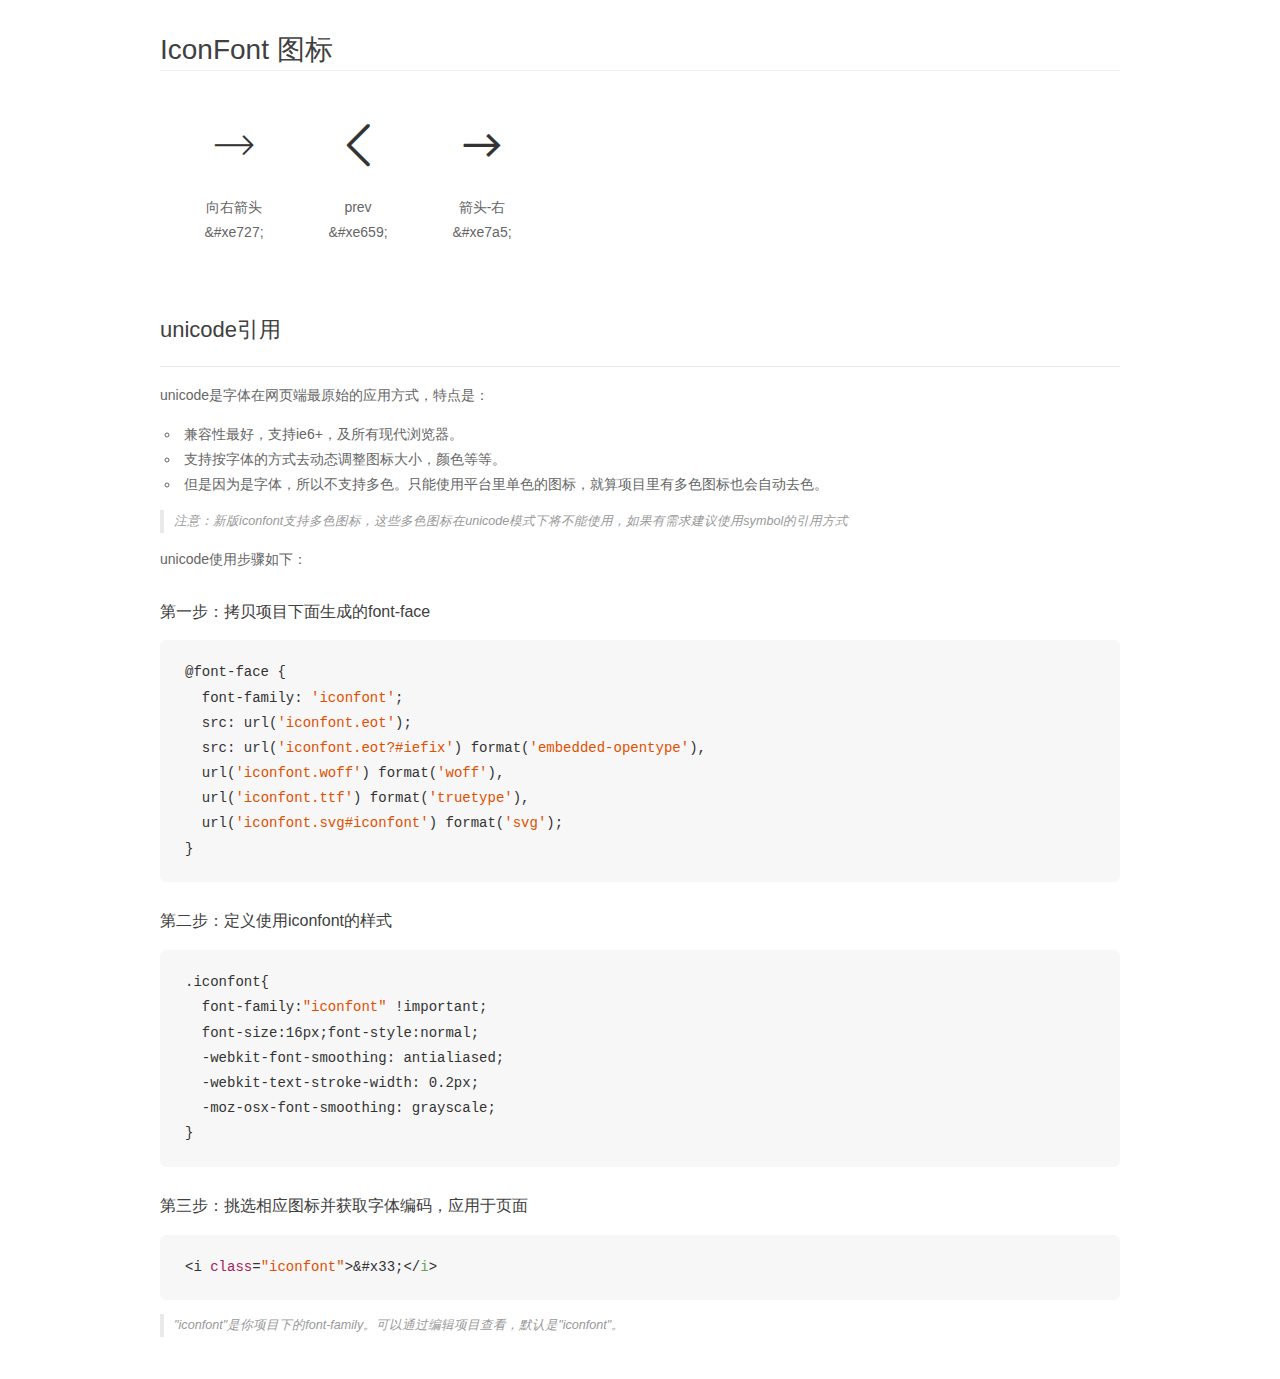
<file: v1.0.1/font/demo_unicode.html>
<!DOCTYPE html>
<html>
<head>
    <meta charset="utf-8"/>
    <title>IconFont</title>
    <link rel="stylesheet" href="demo.css">

    <style type="text/css">

        @font-face {font-family: "iconfont";
          src: url('iconfont.eot'); /* IE9*/
          src: url('iconfont.eot#iefix') format('embedded-opentype'), /* IE6-IE8 */
          url('iconfont.woff') format('woff'), /* chrome, firefox */
          url('iconfont.ttf') format('truetype'), /* chrome, firefox, opera, Safari, Android, iOS 4.2+*/
          url('iconfont.svg#iconfont') format('svg'); /* iOS 4.1- */
        }

        .iconfont {
          font-family:"iconfont" !important;
          font-size:16px;
          font-style:normal;
          -webkit-font-smoothing: antialiased;
          -webkit-text-stroke-width: 0.2px;
          -moz-osx-font-smoothing: grayscale;
        }

    </style>
</head>
<body>
    <div class="main markdown">
        <h1>IconFont 图标</h1>
        <ul class="icon_lists clear">
            
                <li>
                <i class="icon iconfont">&#xe727;</i>
                    <div class="name">向右箭头</div>
                    <div class="code">&amp;#xe727;</div>
                </li>
            
                <li>
                <i class="icon iconfont">&#xe659;</i>
                    <div class="name">prev</div>
                    <div class="code">&amp;#xe659;</div>
                </li>
            
                <li>
                <i class="icon iconfont">&#xe7a5;</i>
                    <div class="name">箭头-右</div>
                    <div class="code">&amp;#xe7a5;</div>
                </li>
            
        </ul>
        <h2 id="unicode-">unicode引用</h2>
        <hr>

        <p>unicode是字体在网页端最原始的应用方式，特点是：</p>
        <ul>
        <li>兼容性最好，支持ie6+，及所有现代浏览器。</li>
        <li>支持按字体的方式去动态调整图标大小，颜色等等。</li>
        <li>但是因为是字体，所以不支持多色。只能使用平台里单色的图标，就算项目里有多色图标也会自动去色。</li>
        </ul>
        <blockquote>
        <p>注意：新版iconfont支持多色图标，这些多色图标在unicode模式下将不能使用，如果有需求建议使用symbol的引用方式</p>
        </blockquote>
        <p>unicode使用步骤如下：</p>
        <h3 id="-font-face">第一步：拷贝项目下面生成的font-face</h3>
        <pre><code class="lang-js hljs javascript">@font-face {
  font-family: <span class="hljs-string">'iconfont'</span>;
  src: url(<span class="hljs-string">'iconfont.eot'</span>);
  src: url(<span class="hljs-string">'iconfont.eot?#iefix'</span>) format(<span class="hljs-string">'embedded-opentype'</span>),
  url(<span class="hljs-string">'iconfont.woff'</span>) format(<span class="hljs-string">'woff'</span>),
  url(<span class="hljs-string">'iconfont.ttf'</span>) format(<span class="hljs-string">'truetype'</span>),
  url(<span class="hljs-string">'iconfont.svg#iconfont'</span>) format(<span class="hljs-string">'svg'</span>);
}
</code></pre>
        <h3 id="-iconfont-">第二步：定义使用iconfont的样式</h3>
        <pre><code class="lang-js hljs javascript">.iconfont{
  font-family:<span class="hljs-string">"iconfont"</span> !important;
  font-size:<span class="hljs-number">16</span>px;font-style:normal;
  -webkit-font-smoothing: antialiased;
  -webkit-text-stroke-width: <span class="hljs-number">0.2</span>px;
  -moz-osx-font-smoothing: grayscale;
}
</code></pre>
        <h3 id="-">第三步：挑选相应图标并获取字体编码，应用于页面</h3>
        <pre><code class="lang-js hljs javascript">&lt;i <span class="hljs-class"><span class="hljs-keyword">class</span></span>=<span class="hljs-string">"iconfont"</span>&gt;&amp;#x33;<span class="xml"><span class="hljs-tag">&lt;/<span class="hljs-name">i</span>&gt;</span></span></code></pre>

        <blockquote>
        <p>"iconfont"是你项目下的font-family。可以通过编辑项目查看，默认是"iconfont"。</p>
        </blockquote>
    </div>


</body>
</html>
</file>
<file: v1.0.1/font/iconfont.css>
@font-face {font-family: "iconfont";
  src: url('iconfont.eot?t=1522741691769'); /* IE9*/
  src: url('iconfont.eot?t=1522741691769#iefix') format('embedded-opentype'), /* IE6-IE8 */
  url('[data-uri]') format('woff'),
  url('iconfont.ttf?t=1522741691769') format('truetype'), /* chrome, firefox, opera, Safari, Android, iOS 4.2+*/
  url('iconfont.svg?t=1522741691769#iconfont') format('svg'); /* iOS 4.1- */
}

.iconfont {
  font-family:"iconfont" !important;
  font-size:16px;
  font-style:normal;
  -webkit-font-smoothing: antialiased;
  -moz-osx-font-smoothing: grayscale;
}

.icon-iconset0416:before { content: "\e727"; }

.icon-prev:before { content: "\e659"; }

.icon-jiantou1-copy:before { content: "\e7a5"; }
</file>
<file: v1.0.1/css/index.css>
/* reset */
body,ul,p,h1,h2,h3,h4,h5,h6,form,dl,dd,select,input,textarea {
    margin:0;
    padding:0;
   /* font-family: -apple-system,"Helvetica Neue",Helvetica,Arial,"PingFang SC","Hiragino Sans GB","WenQuanYi Micro Hei","Microsoft Yahei",sans-serif; */
    font-family: -apple-system, BlinkMacSystemFont,"Segoe UI", "Roboto", "Oxygen","Ubuntu", "Cantarell", "Fira Sans","Droid Sans", "Helvetica Neue", sans-serif;
	-webkit-user-select:none;
}
li {
    list-style-type:none;
}
img {
    border:none;
}
a {
    text-decoration:none;
    -webkit-tap-highlight-color:rgba(0,0,0,0);
}a,input,button {
	-webkit-tap-highlight-color:rgba(0,0,0,0);
	-webkit-appearance:none;
    border-radius:0;
}
/* end reset */
html,body {
	width:100%;
	height:auto;
	overflow-x:hidden;
	margin:0;
    padding:0;
}

/* 引入iconfont字体 */
@font-face {
    font-family: 'iconfont';
    src: url('../font/iconfont.eot');
    src: url('../font/iconfont.eot?#iefix') format('embedded-opentype'),
    url('../font/iconfont.woff') format('woff'),
    url('../font/iconfont.ttf') format('truetype'),
    url('../font/iconfont.svg#iconfont') format('svg');
}
.iconfont{
    font-family:"iconfont" !important;
    font-size:16px;font-style:normal;
    -webkit-font-smoothing: antialiased;
    -webkit-text-stroke-width: 0.2px;
    -moz-osx-font-smoothing: grayscale;
}
/* end 引入iconfont字体 */

body {
    min-width:1000px;
    overflow:hidden;
}
/* header */
.header {
    height:480px;
    margin:0 auto;
    min-width:1000px;
    overflow:hidden;
    background:url(../img/header_bg.jpg) no-repeat;
    background-size:100% 480px;
}
.header .header_box {
    width:1098px;
    height:480px;
    margin:0 auto;
    text-align:center;
    min-width:1000px;
    overflow:hidden;
    position:relative;
}
.header .header_box .logo {
    position:absolute;
    left:0;
    top:54px;
    width:180px;
    height:81px;
}
.header .header_box .header_nav {
    position:absolute;
    bottom:110px;
    width:100%;
}
.header .header_nav a {
    padding:14px 63px;
    color:#333;
    background:#fff;
    /* border:4px solid rgba(241,241,241,0.4); */
    border-radius:30px;
    margin-right:50px;
}
.header .header_nav .active {
    background:#006eb5;
    color:#fff;
}
.header .header_nav a:active {
    background:#006eb5;
    color:#fff;
}
/* end header */

/* 水平滚动导航 */
.nav {
    height:70px;
    min-width:1000px;
    overflow:hidden;
    margin:0 auto;
    background:#fff;
}
.nav .nav_box {
    width:1098px;
    height:70px;
    margin:0 auto;  
    position:relative;  
    min-width:1000px;   
    overflow:hidden;                                     
}
.nav .nav_box .nav_tit {
    position:absolute;
    left:0;
    font-size:16px;
    color:#666;
    line-height:70px;
    font-weight:bold;
}
.nav .nav_box a.prev {
    position:absolute;
    left:80px;
    top:0;
    width:20px;
    height:70px;
    line-height:70px;
}
.nav .nav_box a.next {
    position:absolute;
    right:0;
    top:0;
    width:20px;
    height:70px;
    line-height:70px;
    transform:rotate(-180deg);
}
.nav .nav_box .nav_list {
    position:absolute;
    left:110px;
    top:0;
    height:70px;
}
.nav .nav_list li {
    float:left;
    line-height:70px;
    font-size:14px;
    color:#666;
    margin-left:30px;
    margin-right:30px;
}
/* end 水平滚动导航 */

/* temp_list */
.temp,.m_temp {
    width:100%;
    height:auto;
    min-width:1000px;
    margin:0 auto;
    background:#f7f7f7;
}
.temp .temp_box , .m_temp .m_temp_box {
    width:1098px;
    height:auto;
    min-width:1000px;
    overflow:hidden;
    margin:0 auto;
    padding-bottom:52px;
}
.temp .temp_bg , .m_temp .m_temp_bg {
    height:56px;
    background:url(../img/temp_top_bg.png);
}
.temp .temp_box .temp_list {
    width:100%;
    height:auto;
}
.temp .temp_list li {
    width:352px;
    height:auto;
    border:1px solid #cfcfcf;
    transition:all 0.36s ease;
    -webkit-transition: all .36s ease;
    float:left;
    margin-right:16px;
}
.temp .temp_list li:nth-of-type(3n) {
    margin-right:0;
}
.temp .temp_list .temp_link {
    width:100%;
    height:100%;
    display:block;
}
.temp .temp_link .temp_tit {
    line-height:50px;
    text-indent:16px;
    font-size:18px;
    color:#555;
    font-weight:bold;
}
.temp .temp_link .temp_pic {
    width:318px;
    display:block;
    margin-left:16px;
}
.temp .temp_link .temp_intro {
    font-size:14px;
    color:#999;
    width:318px;
    margin-left:16px;
    line-height:24px;
    padding:7px 0;
}
.temp .temp_link .temp_tag {
    width:100%;
    height:42px;
    border-top:1px solid #cfcfcf;
    line-height:42px;
    box-sizing:border-box;
    text-indent:16px;
    color:#666;
    font-size:14px;
    position:relative;
}
.clear {
    content:"";
    display:block;
    clear:both;
}
.temp .temp_tag i {
    position:absolute;
    right:36px;
    color:#cacaca;
    opacity:0.7;
    transition:all 0.8s ease;
    font-size:20px;
    color:#333;
}
.temp .temp_list li:hover .temp_tag i {
    right:16px;
    opacity:1;
}
/* end temp_list */

/* footer */
.footer_box {
    height:200px;
    min-width:1000px;
    background:#ececec;
    overflow:hidden;
}
.footer_box .footer {
    width:1098px;
    height:144px;
    padding-top:56px;
    margin:0 auto;
}
.footer_box .footer .ft_link {
    width:898px;
    height:44px;
    padding:0 100px;
    border:1px solid #ccc;
    margin-bottom:40px;
}
.footer_box .ft_link li {
    float:left;
    margin-right:30px;
    height:44px;
    line-height:44px;
}
.footer_box .ft_link li:first-child {
    color:#888;
    font-size:14px;
    font-weight:bold;
}
.footer_box .ft_link a {
    color:#888;
    font-size:14px;
}
.footer_box .footer .cr, .footer_box .cr a {
    font-size:12px;
    color:#888;
    text-align:center;
}
/* end footer */

/* 移动端展示 */
.m_temp .m_temp_box .m_temp_list {
    width:100%;
    height:auto;
}
.m_temp .m_temp_list li {
    width:225px;
    height:442px;
    margin-right:66px;
    float:left;
    background:url(../img/m_li_bg.png) no-repeat;
    background-size:100%;
    position:relative;
    cursor:pointer;
}
.m_temp .m_temp_list li:nth-of-type(4n) {
    margin-right:0;
}

.m_temp .screen_box {
    position:absolute;
    left:13px;
    top:30px;
    width:200px;
    height:356px;
    background:#fff;
}
.m_temp .screen_box .src_pic {
    width:200px;
    height:356px;
    position:absolute;
    left:0;
    top:0;
}
.m_temp .m_temp_list .cover {
    width:200px;
    height:356px;
    z-index:999999;
    background:rgba(0,0,0,0.4);
    position:absolute;
    top:0;
    left:0;
    display:none;
    text-align:center;
}
.m_temp .m_temp_list li:hover .cover {
    display:block;
}
.m_temp .cover .scan {
    line-height:44px;
    height:44px;
    color:#fff;
    text-align:center;
    margin-top:25px;
    font-size:16px;
}
.m_temp .cover .code_pic {
    width:124px; 
    height:124px;
}
.m_temp .cover .src_tit {
    line-height:58px;
    height:58px;
    font-size:14px;
    color:#fff;
}
.m_temp .preview {
    margin-top:22px;
}
.m_temp .preview .pre_link {
    padding:16px 54px;
    background:#006eb5;
    color:#fff;
    font-size:16px;
    border-radius:10px;
}
</file>
<file: v1.0.1/font/demo.css>
*{margin: 0;padding: 0;list-style: none;}
/*
KISSY CSS Reset
理念：1. reset 的目的不是清除浏览器的默认样式，这仅是部分工作。清除和重置是紧密不可分的。
2. reset 的目的不是让默认样式在所有浏览器下一致，而是减少默认样式有可能带来的问题。
3. reset 期望提供一套普适通用的基础样式。但没有银弹，推荐根据具体需求，裁剪和修改后再使用。
特色：1. 适应中文；2. 基于最新主流浏览器。
维护：玉伯<lifesinger@gmail.com>, 正淳<ragecarrier@gmail.com>
 */

/** 清除内外边距 **/
body, h1, h2, h3, h4, h5, h6, hr, p, blockquote, /* structural elements 结构元素 */
dl, dt, dd, ul, ol, li, /* list elements 列表元素 */
pre, /* text formatting elements 文本格式元素 */
form, fieldset, legend, button, input, textarea, /* form elements 表单元素 */
th, td /* table elements 表格元素 */ {
  margin: 0;
  padding: 0;
}

/** 设置默认字体 **/
body,
button, input, select, textarea /* for ie */ {
  font: 12px/1.5 tahoma, arial, \5b8b\4f53, sans-serif;
}
h1, h2, h3, h4, h5, h6 { font-size: 100%; }
address, cite, dfn, em, var { font-style: normal; } /* 将斜体扶正 */
code, kbd, pre, samp { font-family: courier new, courier, monospace; } /* 统一等宽字体 */
small { font-size: 12px; } /* 小于 12px 的中文很难阅读，让 small 正常化 */

/** 重置列表元素 **/
ul, ol { list-style: none; }

/** 重置文本格式元素 **/
a { text-decoration: none; }
a:hover { text-decoration: underline; }


/** 重置表单元素 **/
legend { color: #000; } /* for ie6 */
fieldset, img { border: 0; } /* img 搭车：让链接里的 img 无边框 */
button, input, select, textarea { font-size: 100%; } /* 使得表单元素在 ie 下能继承字体大小 */
/* 注：optgroup 无法扶正 */

/** 重置表格元素 **/
table { border-collapse: collapse; border-spacing: 0; }

/* 清除浮动 */
.ks-clear:after, .clear:after {
  content: '\20';
  display: block;
  height: 0;
  clear: both;
}
.ks-clear, .clear {
  *zoom: 1;
}

.main {
  padding: 30px 100px;
width: 960px;
margin: 0 auto;
}
.main h1{font-size:36px; color:#333; text-align:left;margin-bottom:30px; border-bottom: 1px solid #eee;}

.helps{margin-top:40px;}
.helps pre{
  padding:20px;
  margin:10px 0;
  border:solid 1px #e7e1cd;
  background-color: #fffdef;
  overflow: auto;
}

.icon_lists{
  width: 100% !important;

}

.icon_lists li{
  float:left;
  width: 100px;
  height:180px;
  text-align: center;
  list-style: none !important;
}
.icon_lists .icon{
  font-size: 42px;
  line-height: 100px;
  margin: 10px 0;
  color:#333;
  -webkit-transition: font-size 0.25s ease-out 0s;
  -moz-transition: font-size 0.25s ease-out 0s;
  transition: font-size 0.25s ease-out 0s;

}
.icon_lists .icon:hover{
  font-size: 100px;
}



.markdown {
  color: #666;
  font-size: 14px;
  line-height: 1.8;
}

.highlight {
  line-height: 1.5;
}

.markdown img {
  vertical-align: middle;
  max-width: 100%;
}

.markdown h1 {
  color: #404040;
  font-weight: 500;
  line-height: 40px;
  margin-bottom: 24px;
}

.markdown h2,
.markdown h3,
.markdown h4,
.markdown h5,
.markdown h6 {
  color: #404040;
  margin: 1.6em 0 0.6em 0;
  font-weight: 500;
  clear: both;
}

.markdown h1 {
  font-size: 28px;
}

.markdown h2 {
  font-size: 22px;
}

.markdown h3 {
  font-size: 16px;
}

.markdown h4 {
  font-size: 14px;
}

.markdown h5 {
  font-size: 12px;
}

.markdown h6 {
  font-size: 12px;
}

.markdown hr {
  height: 1px;
  border: 0;
  background: #e9e9e9;
  margin: 16px 0;
  clear: both;
}

.markdown p,
.markdown pre {
  margin: 1em 0;
}

.markdown > p,
.markdown > blockquote,
.markdown > .highlight,
.markdown > ol,
.markdown > ul {
  width: 80%;
}

.markdown ul > li {
  list-style: circle;
}

.markdown > ul li,
.markdown blockquote ul > li {
  margin-left: 20px;
  padding-left: 4px;
}

.markdown > ul li p,
.markdown > ol li p {
  margin: 0.6em 0;
}

.markdown ol > li {
  list-style: decimal;
}

.markdown > ol li,
.markdown blockquote ol > li {
  margin-left: 20px;
  padding-left: 4px;
}

.markdown code {
  margin: 0 3px;
  padding: 0 5px;
  background: #eee;
  border-radius: 3px;
}

.markdown pre {
  border-radius: 6px;
  background: #f7f7f7;
  padding: 20px;
}

.markdown pre code {
  border: none;
  background: #f7f7f7;
  margin: 0;
}

.markdown strong,
.markdown b {
  font-weight: 600;
}

.markdown > table {
  border-collapse: collapse;
  border-spacing: 0px;
  empty-cells: show;
  border: 1px solid #e9e9e9;
  width: 95%;
  margin-bottom: 24px;
}

.markdown > table th {
  white-space: nowrap;
  color: #333;
  font-weight: 600;

}

.markdown > table th,
.markdown > table td {
  border: 1px solid #e9e9e9;
  padding: 8px 16px;
  text-align: left;
}

.markdown > table th {
  background: #F7F7F7;
}

.markdown blockquote {
  font-size: 90%;
  color: #999;
  border-left: 4px solid #e9e9e9;
  padding-left: 0.8em;
  margin: 1em 0;
  font-style: italic;
}

.markdown blockquote p {
  margin: 0;
}

.markdown .anchor {
  opacity: 0;
  transition: opacity 0.3s ease;
  margin-left: 8px;
}

.markdown .waiting {
  color: #ccc;
}

.markdown h1:hover .anchor,
.markdown h2:hover .anchor,
.markdown h3:hover .anchor,
.markdown h4:hover .anchor,
.markdown h5:hover .anchor,
.markdown h6:hover .anchor {
  opacity: 1;
  display: inline-block;
}

.markdown > br,
.markdown > p > br {
  clear: both;
}


.hljs {
  display: block;
  background: white;
  padding: 0.5em;
  color: #333333;
  overflow-x: auto;
}

.hljs-comment,
.hljs-meta {
  color: #969896;
}

.hljs-string,
.hljs-variable,
.hljs-template-variable,
.hljs-strong,
.hljs-emphasis,
.hljs-quote {
  color: #df5000;
}

.hljs-keyword,
.hljs-selector-tag,
.hljs-type {
  color: #a71d5d;
}

.hljs-literal,
.hljs-symbol,
.hljs-bullet,
.hljs-attribute {
  color: #0086b3;
}

.hljs-section,
.hljs-name {
  color: #63a35c;
}

.hljs-tag {
  color: #333333;
}

.hljs-title,
.hljs-attr,
.hljs-selector-id,
.hljs-selector-class,
.hljs-selector-attr,
.hljs-selector-pseudo {
  color: #795da3;
}

.hljs-addition {
  color: #55a532;
  background-color: #eaffea;
}

.hljs-deletion {
  color: #bd2c00;
  background-color: #ffecec;
}

.hljs-link {
  text-decoration: underline;
}

pre{
  background: #fff;
}
</file>
